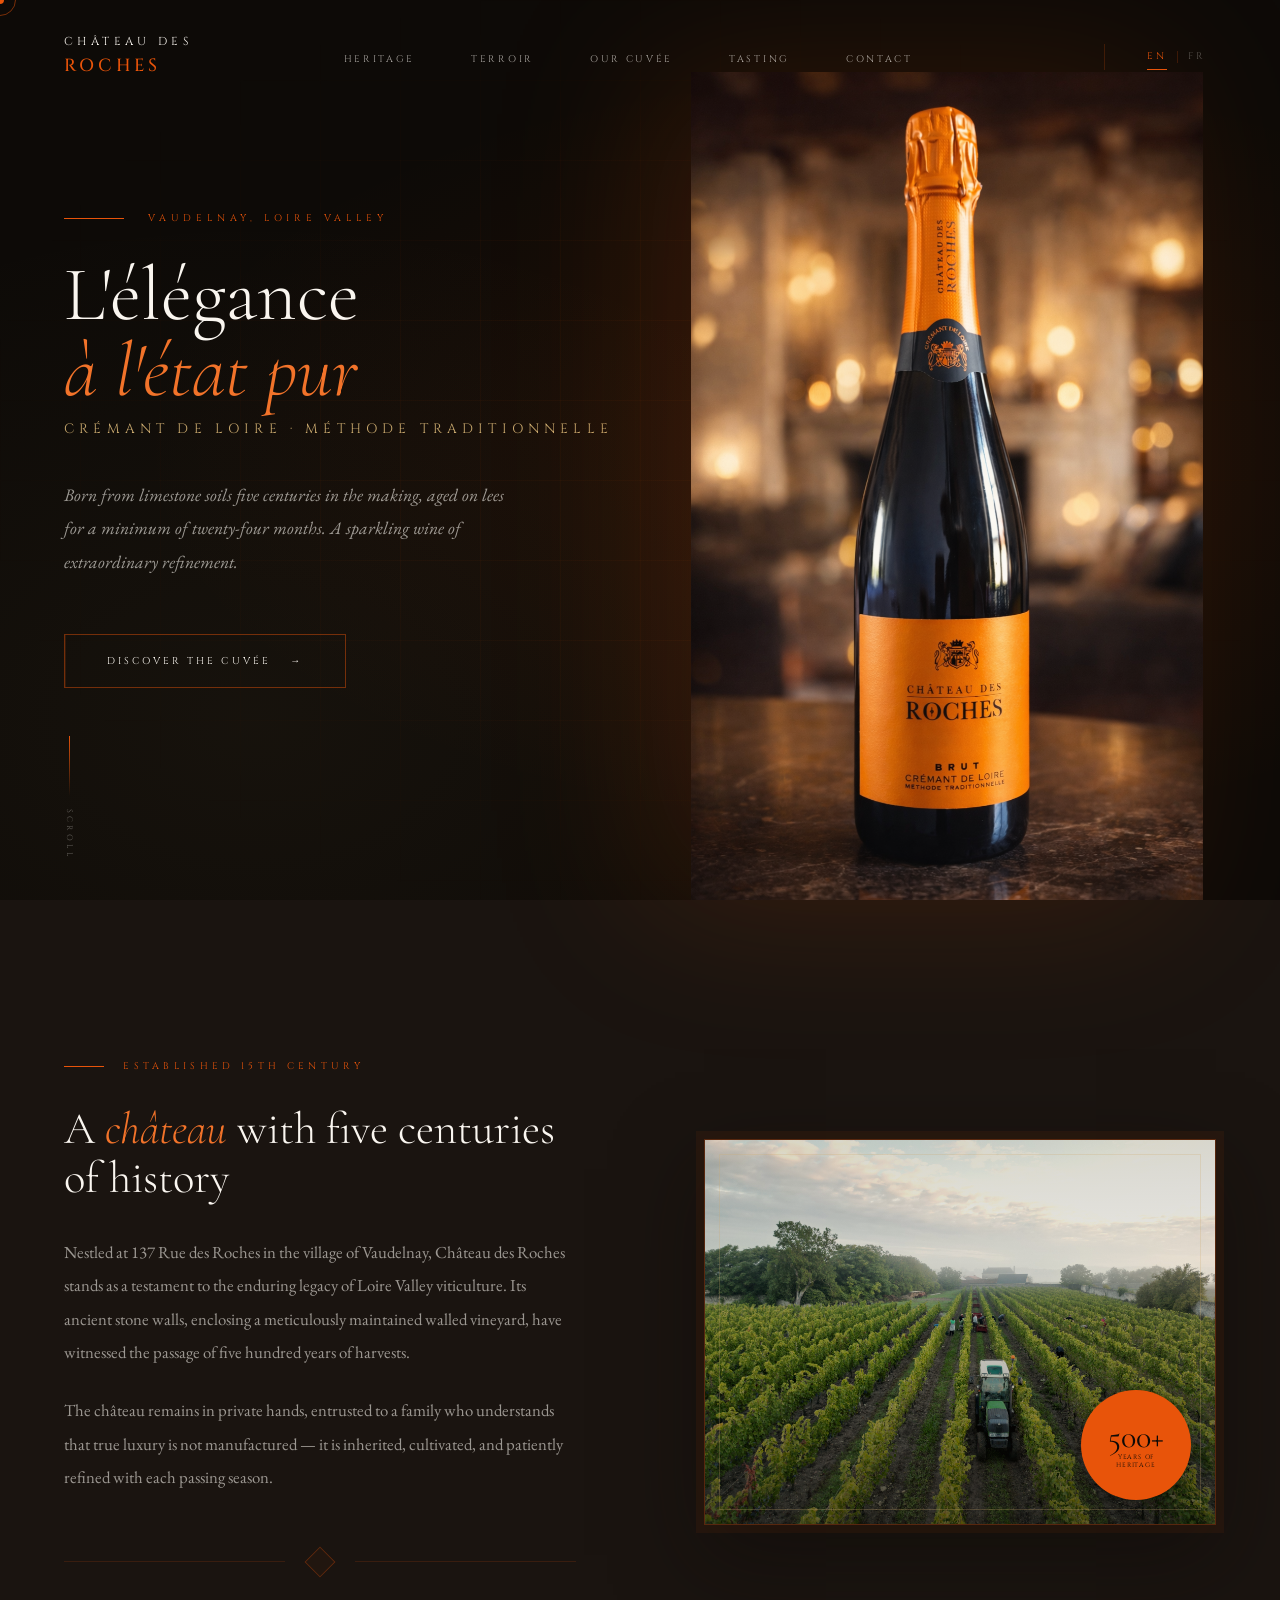
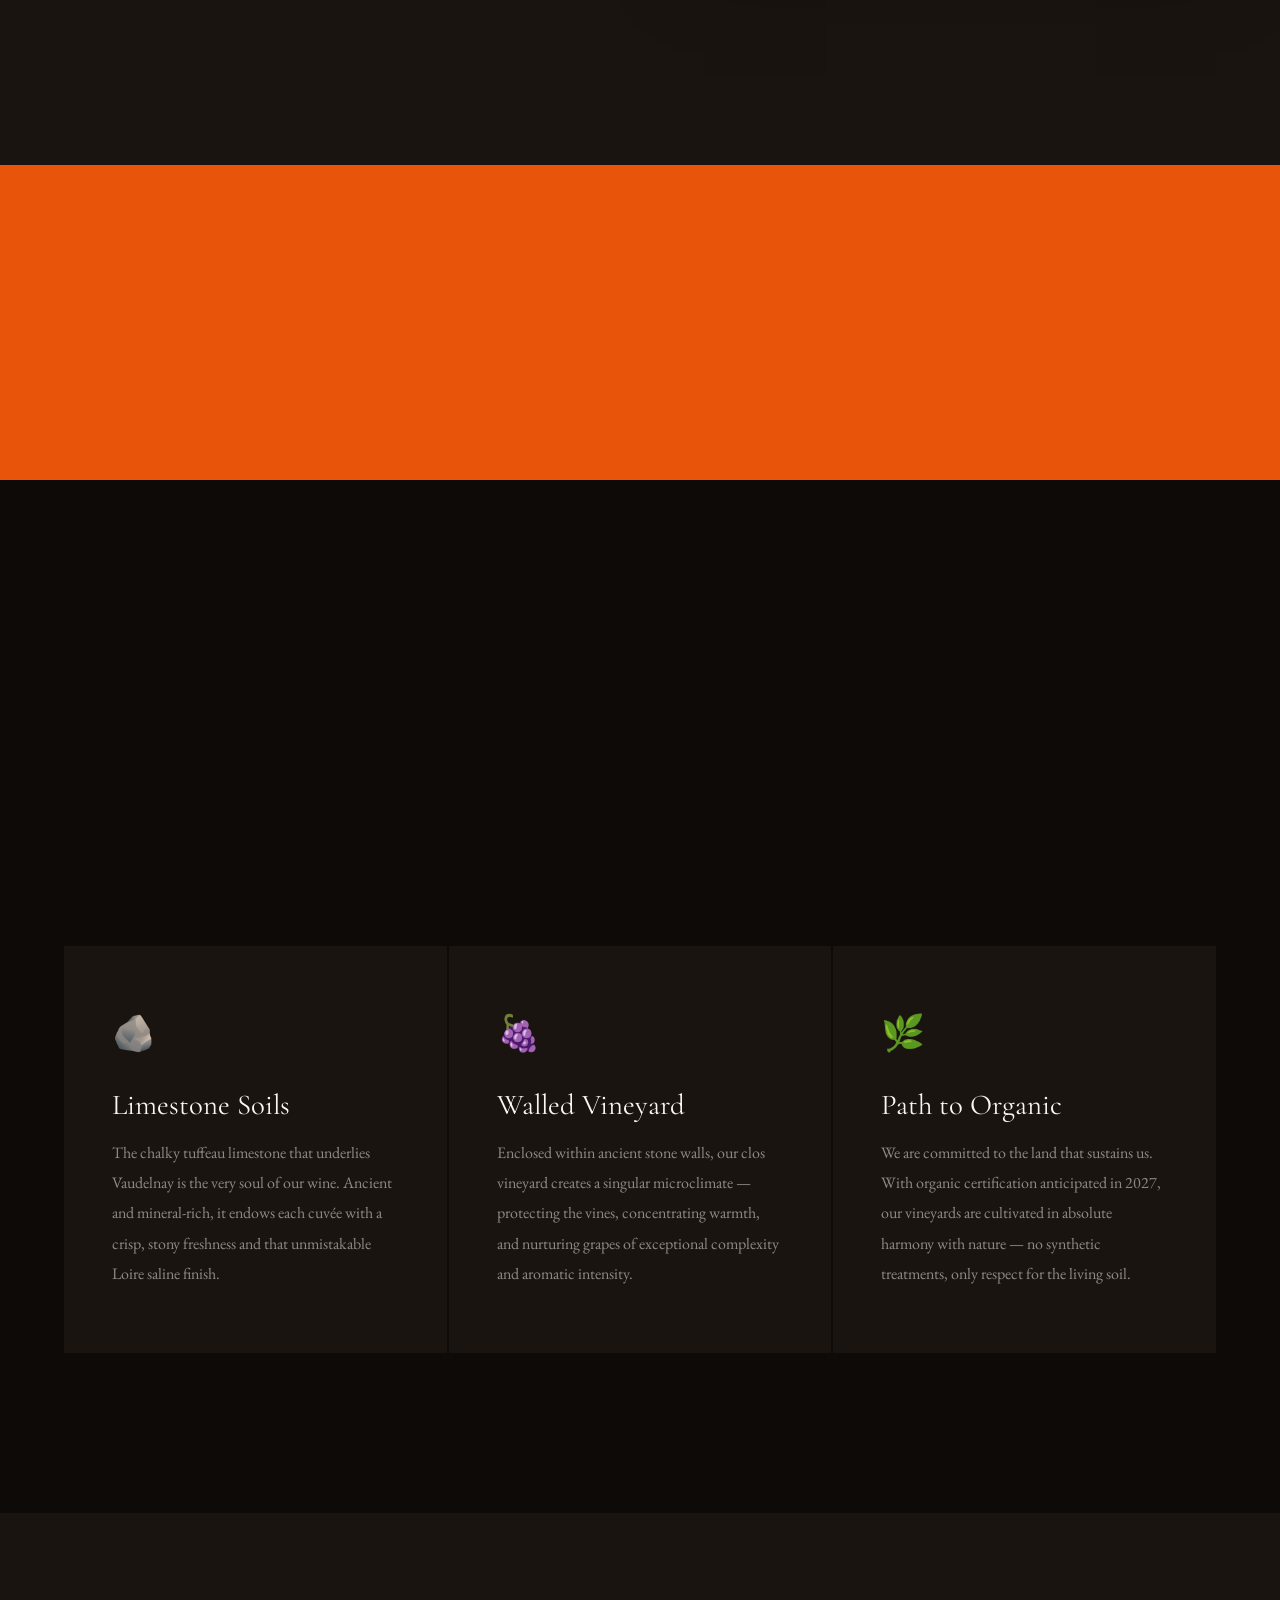
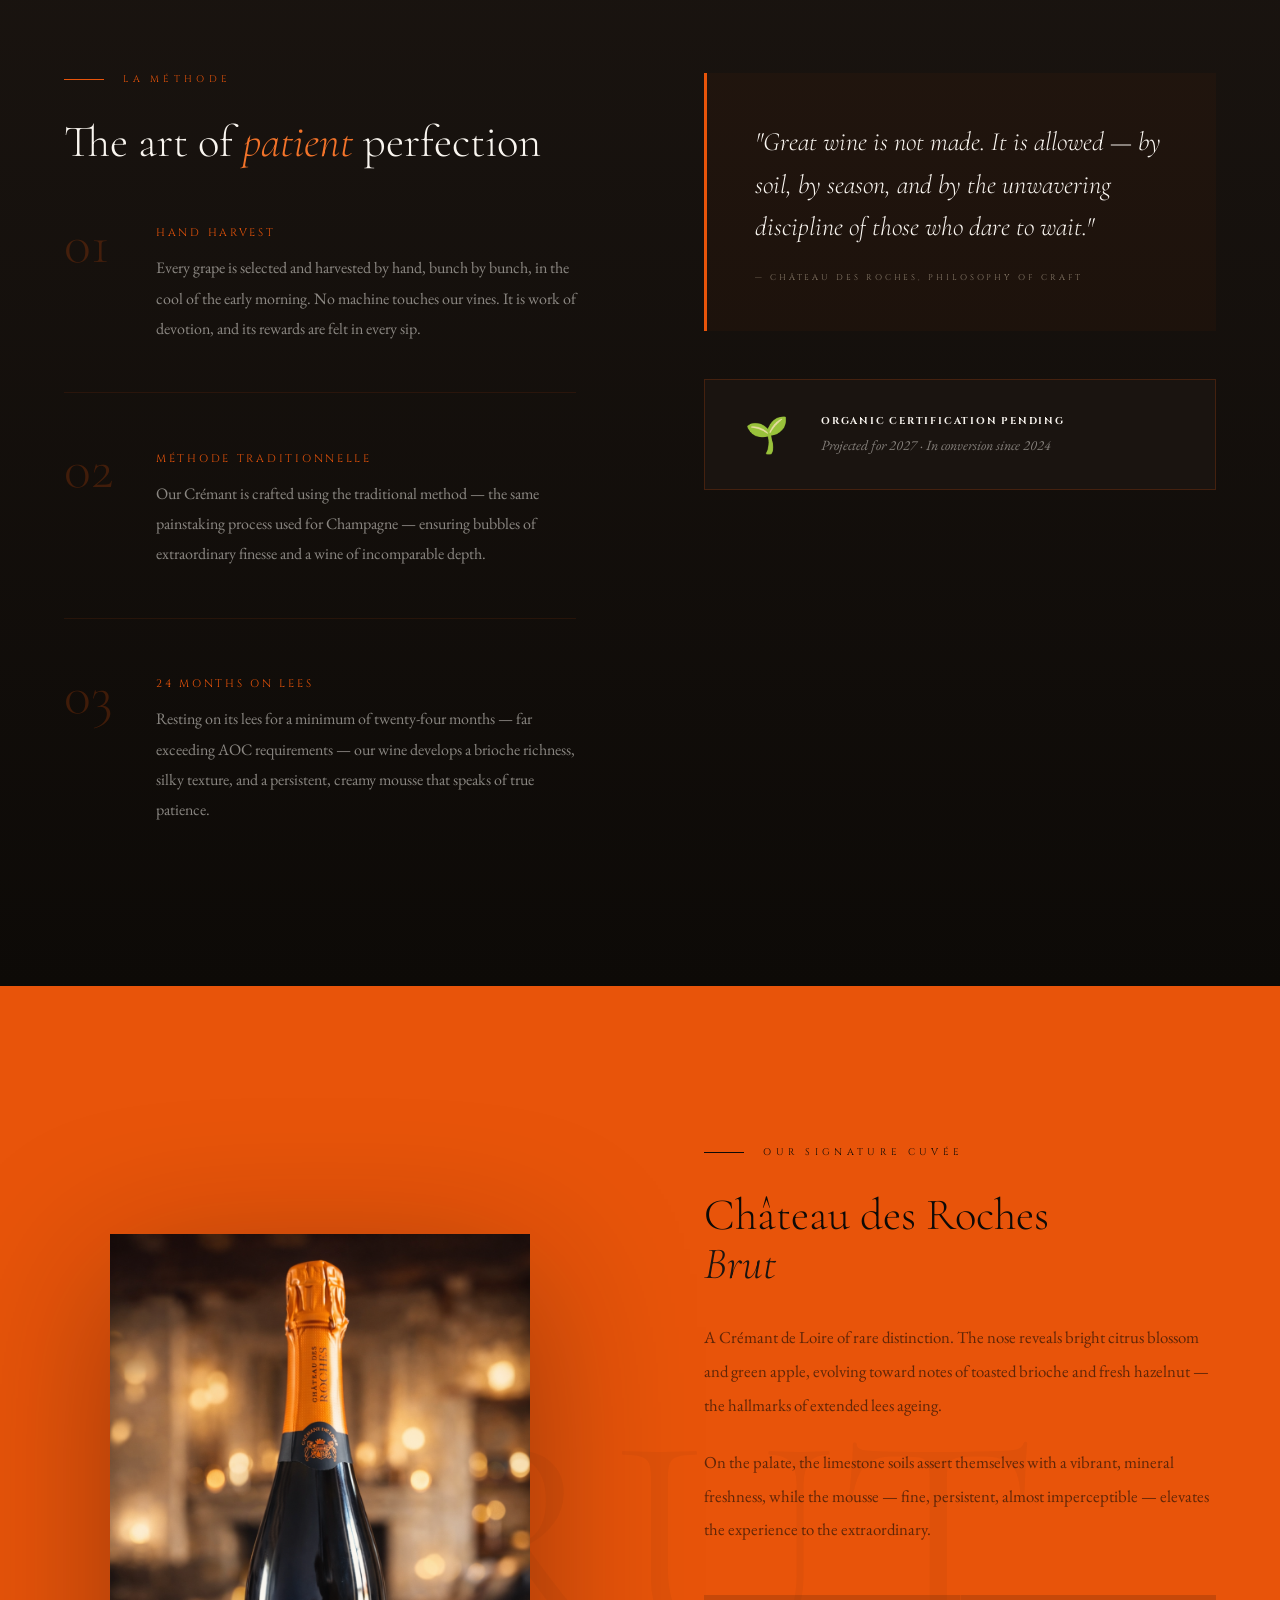
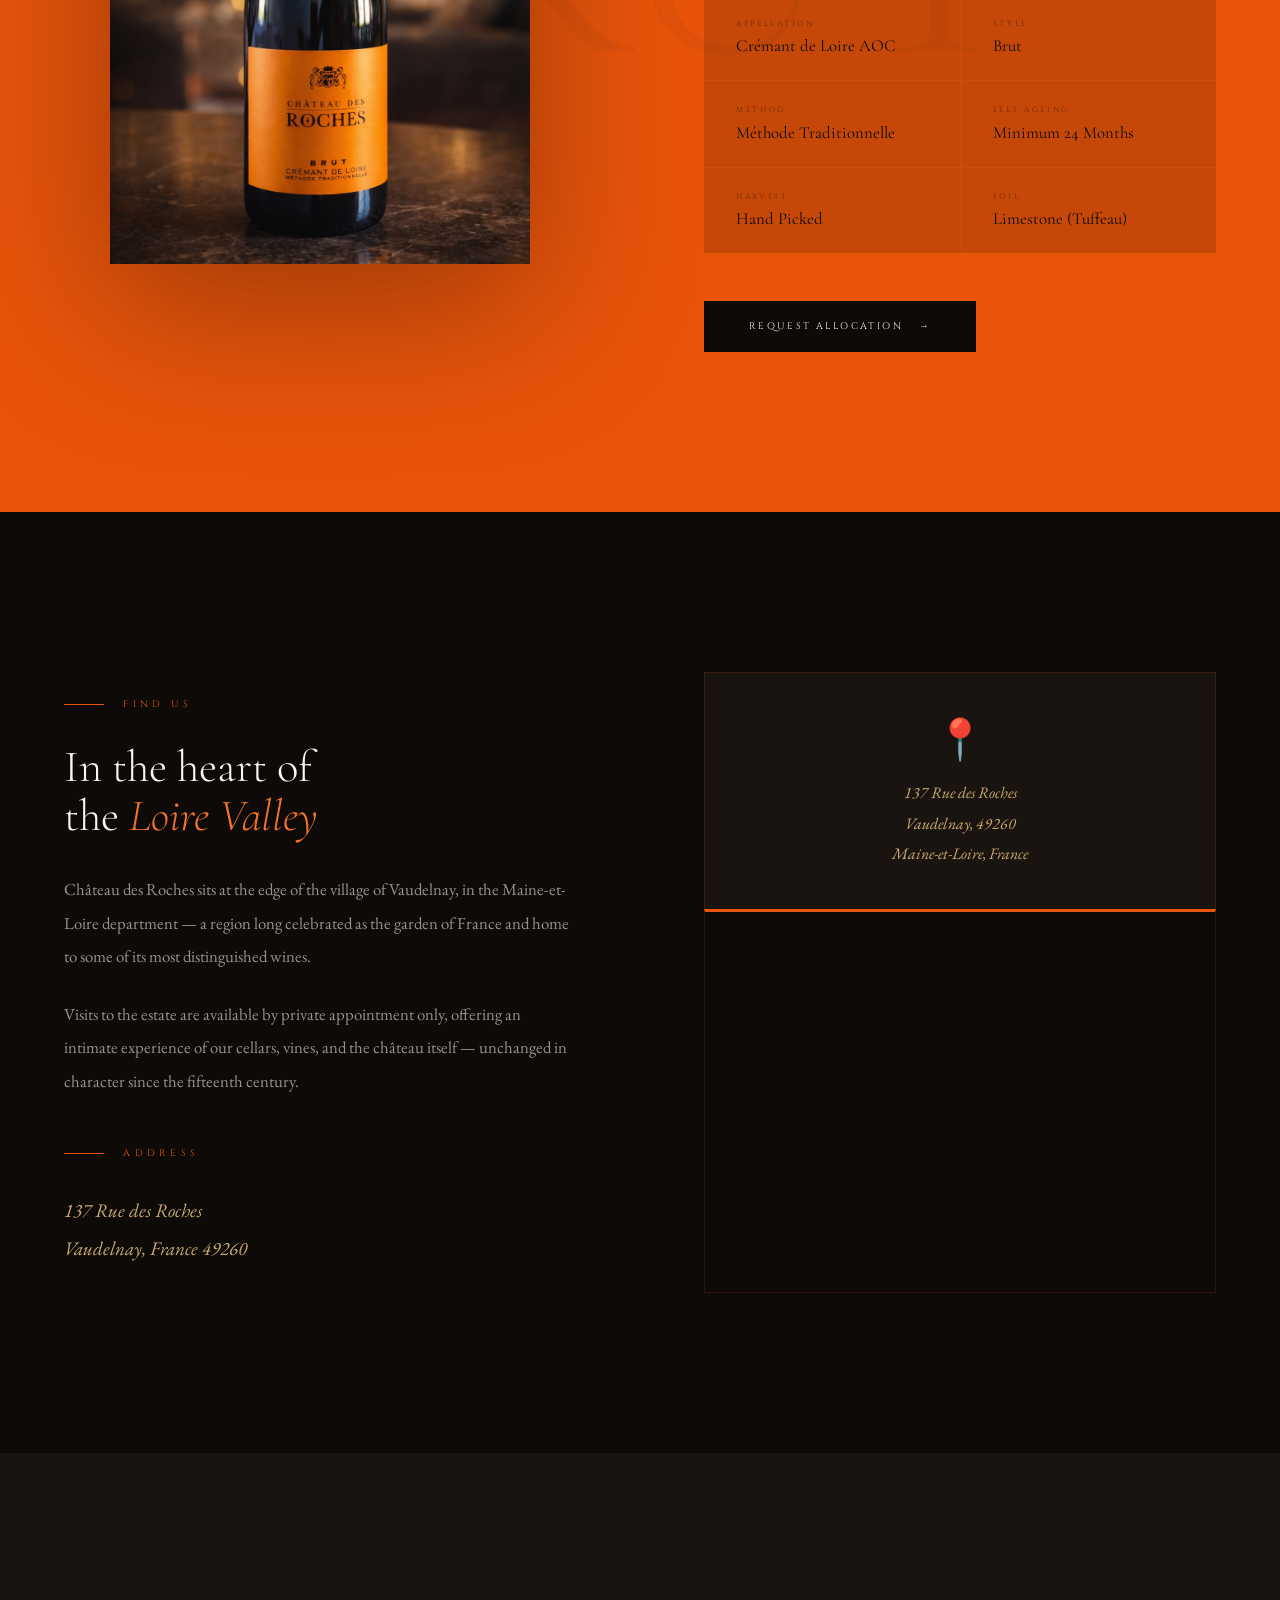
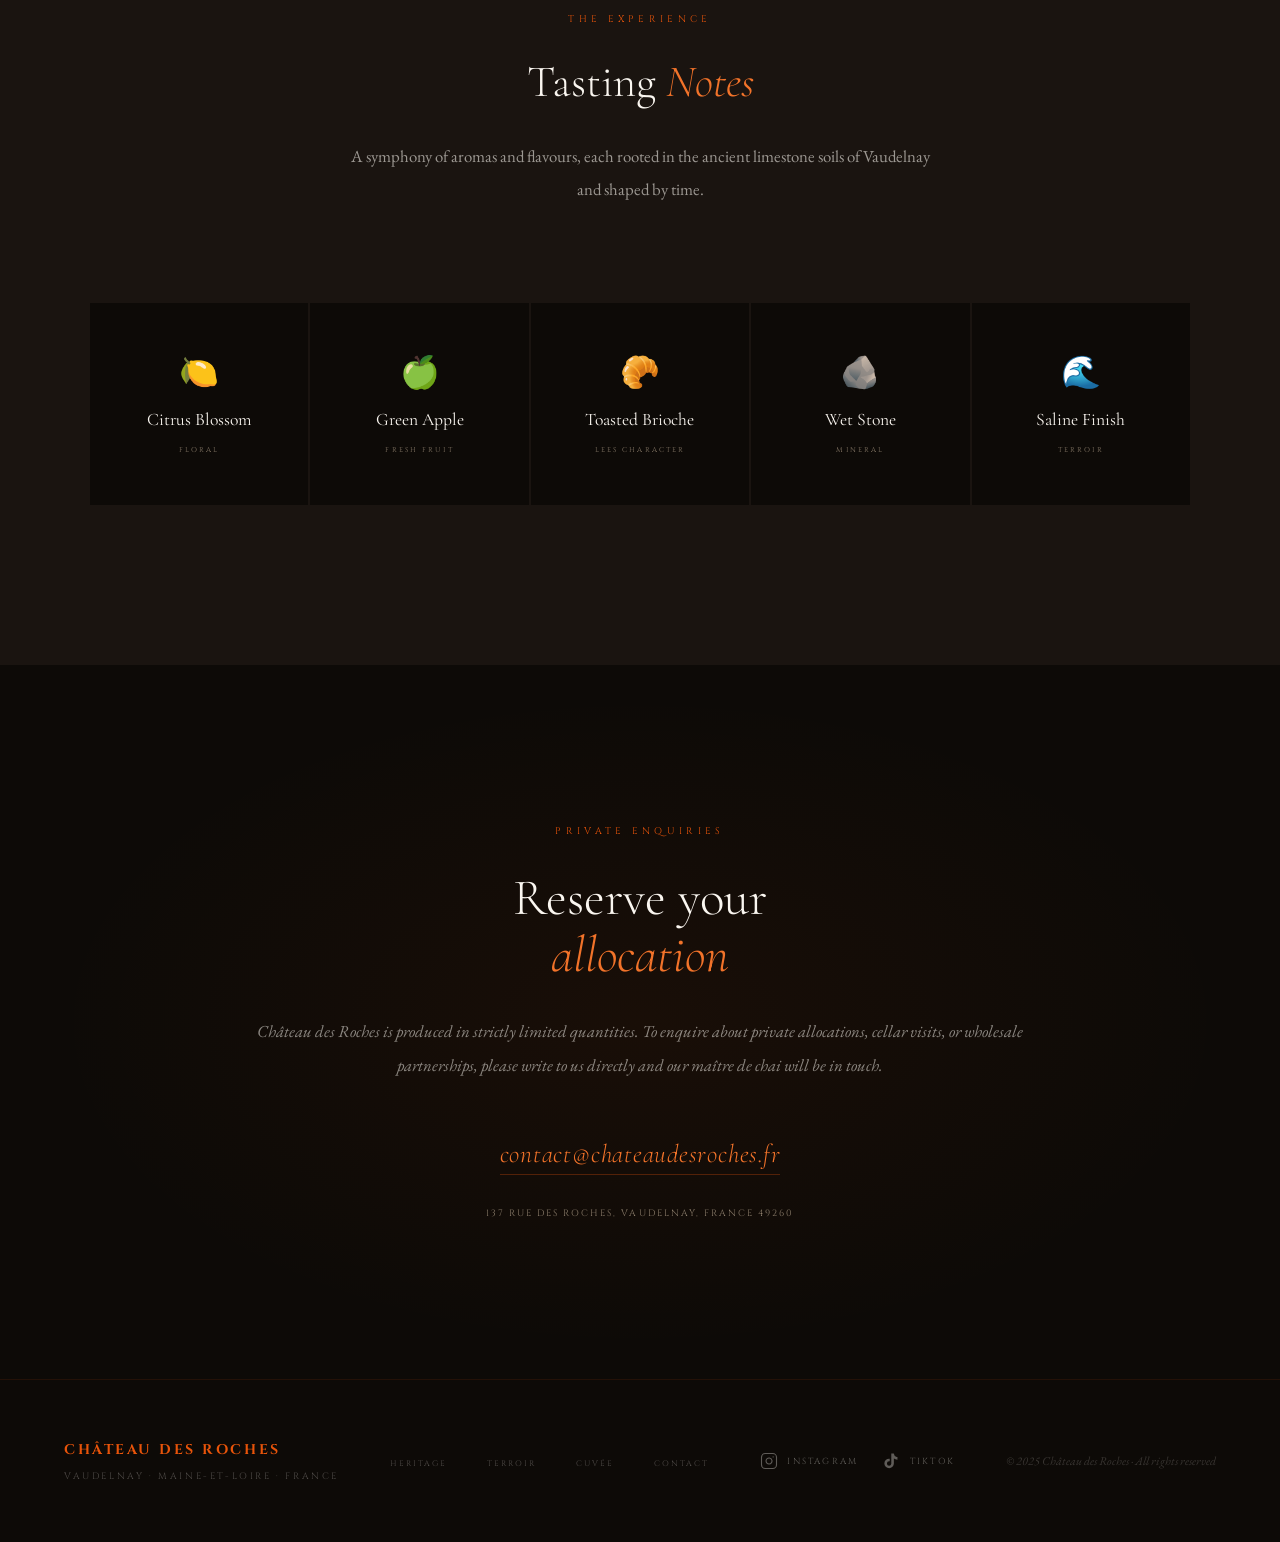
<file: index.html>
<!DOCTYPE html>
<html lang="en">
<head>
  <meta charset="UTF-8">
  <meta http-equiv="X-UA-Compatible" content="IE=edge">
  <!-- Auto-redirect to /en/ as default. Google will follow hreflang for French users. -->
  <meta http-equiv="refresh" content="0; url=/en/">
  <link rel="canonical" href="https://chateaudesroches.fr/en/">
  <meta property="og:image" content="https://chateaudesroches.fr/images/og_social.jpg">
  <meta property="og:image:alt" content="Harvest at Château des Roches — walled vineyard at Vaudelnay, Loire Valley">
  <meta property="og:image:type" content="image/jpeg">
  <meta property="og:image:width" content="1200">
  <meta property="og:image:height" content="630">
  <meta property="og:title" content="Château des Roches — Crémant de Loire Brut">
  <meta property="og:description" content="A 15th-century walled estate in Vaudelnay producing an exceptional Brut Crémant de Loire. Aged 24 months on limestone lees.">
  <meta property="og:site_name" content="Château des Roches">
  <meta property="og:type" content="website">
  <meta property="og:url" content="https://chateaudesroches.fr/">
  <meta name="twitter:card" content="summary_large_image">
  <meta name="twitter:image" content="https://chateaudesroches.fr/images/og_social.jpg">
  <meta name="twitter:title" content="Château des Roches — Crémant de Loire Brut">
  <meta name="twitter:description" content="A 15th-century walled estate in Vaudelnay producing an exceptional Brut Crémant de Loire. Aged 24 months on limestone lees.">
  <link rel="alternate" hreflang="en" href="https://chateaudesroches.fr/en/">
  <link rel="alternate" hreflang="fr" href="https://chateaudesroches.fr/fr/">
  <link rel="alternate" hreflang="x-default" href="https://chateaudesroches.fr/en/">
  <title>Château des Roches — Crémant de Loire</title>
  <script>
    // Respect browser language preference
    var lang = (navigator.language || navigator.userLanguage || 'en').toLowerCase();
    if (lang.indexOf('fr') === 0) {
      window.location.replace('/fr/');
    } else {
      window.location.replace('/en/');
    }
  </script>
  <!-- ═══ GOOGLE ANALYTICS ════════════════════════════════════ -->
  <script async src="https://www.googletagmanager.com/gtag/js?id=G-HRVBJQRHKJ"></script>
  <script>
    window.dataLayer = window.dataLayer || [];
    function gtag(){dataLayer.push(arguments);}
    gtag('js', new Date());
    gtag('config', 'G-HRVBJQRHKJ', {
      'anonymize_ip': true,
      'cookie_flags': 'SameSite=None;Secure'
    });
  </script>
</head>
<body>
  <p>Redirecting… / Redirection en cours…</p>
  <p><a href="/en/">English</a> | <a href="/fr/">Français</a></p>
</body>
</html>
</file>
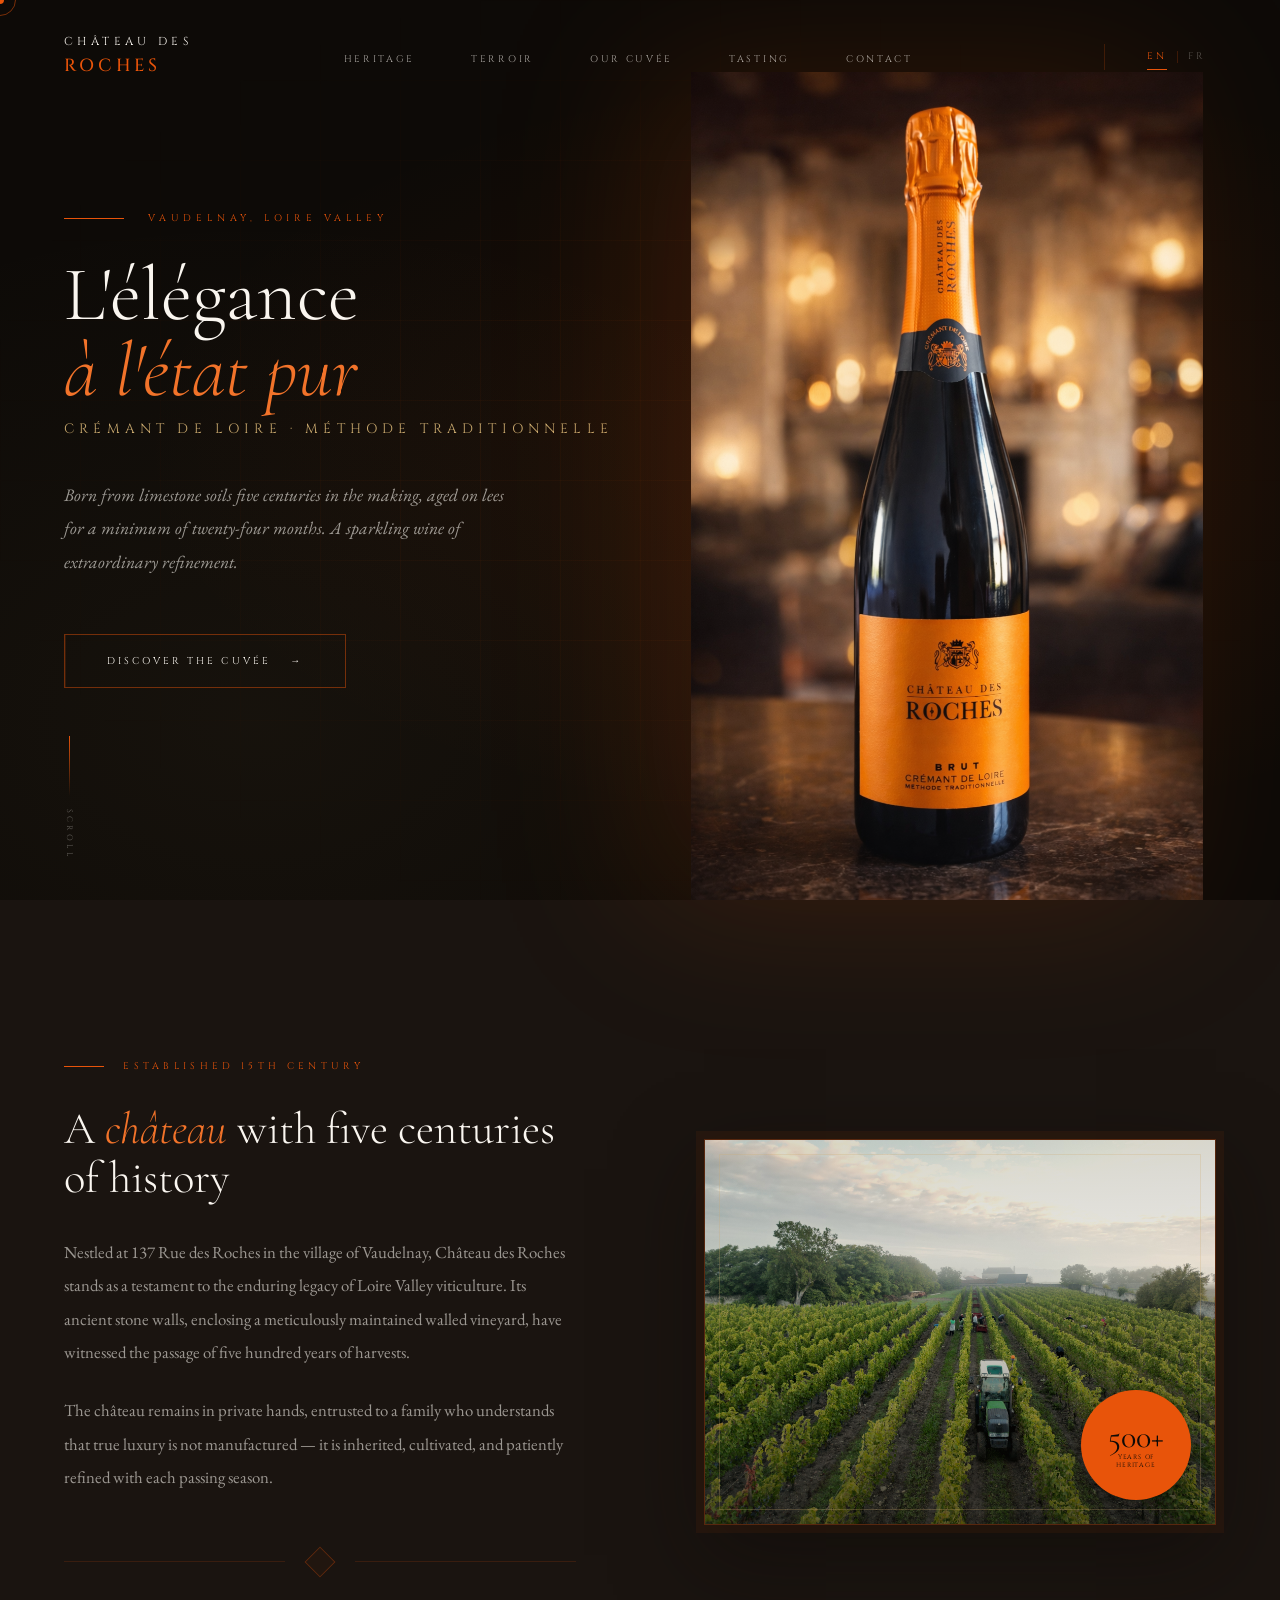
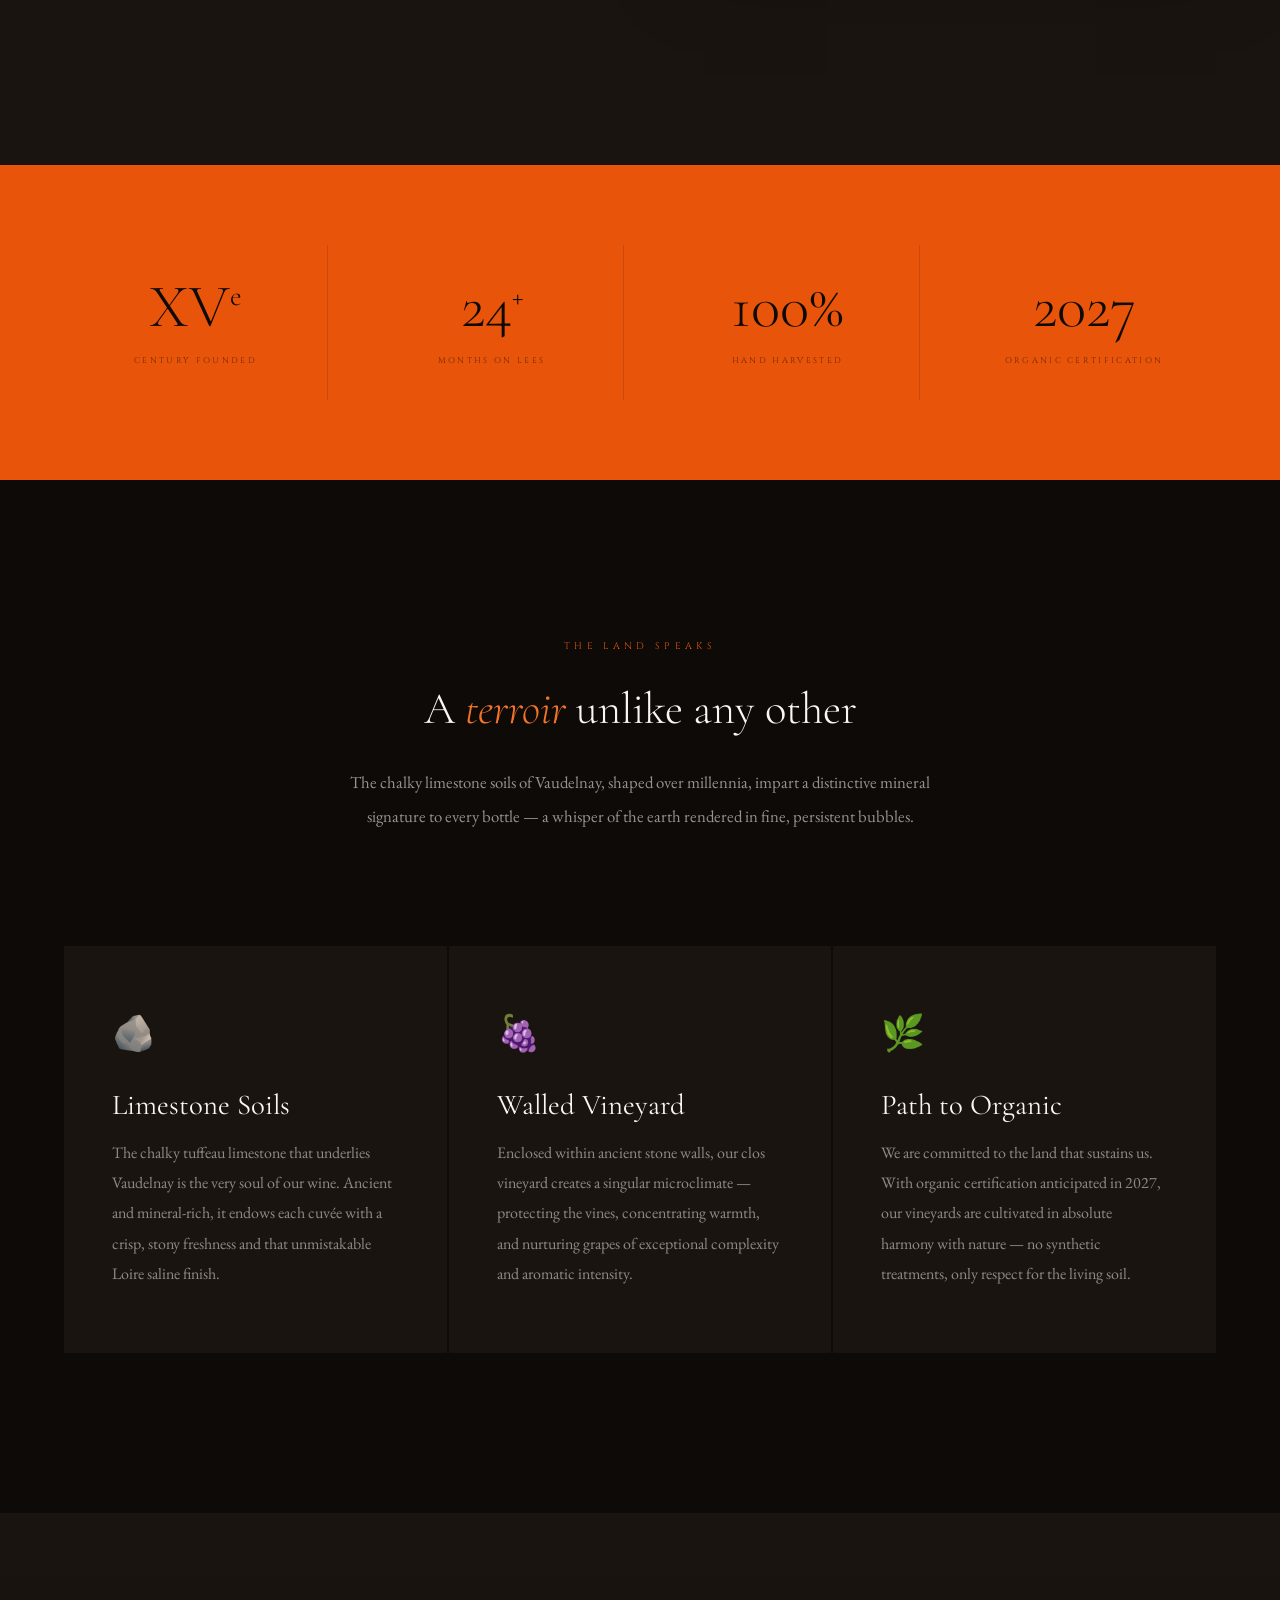
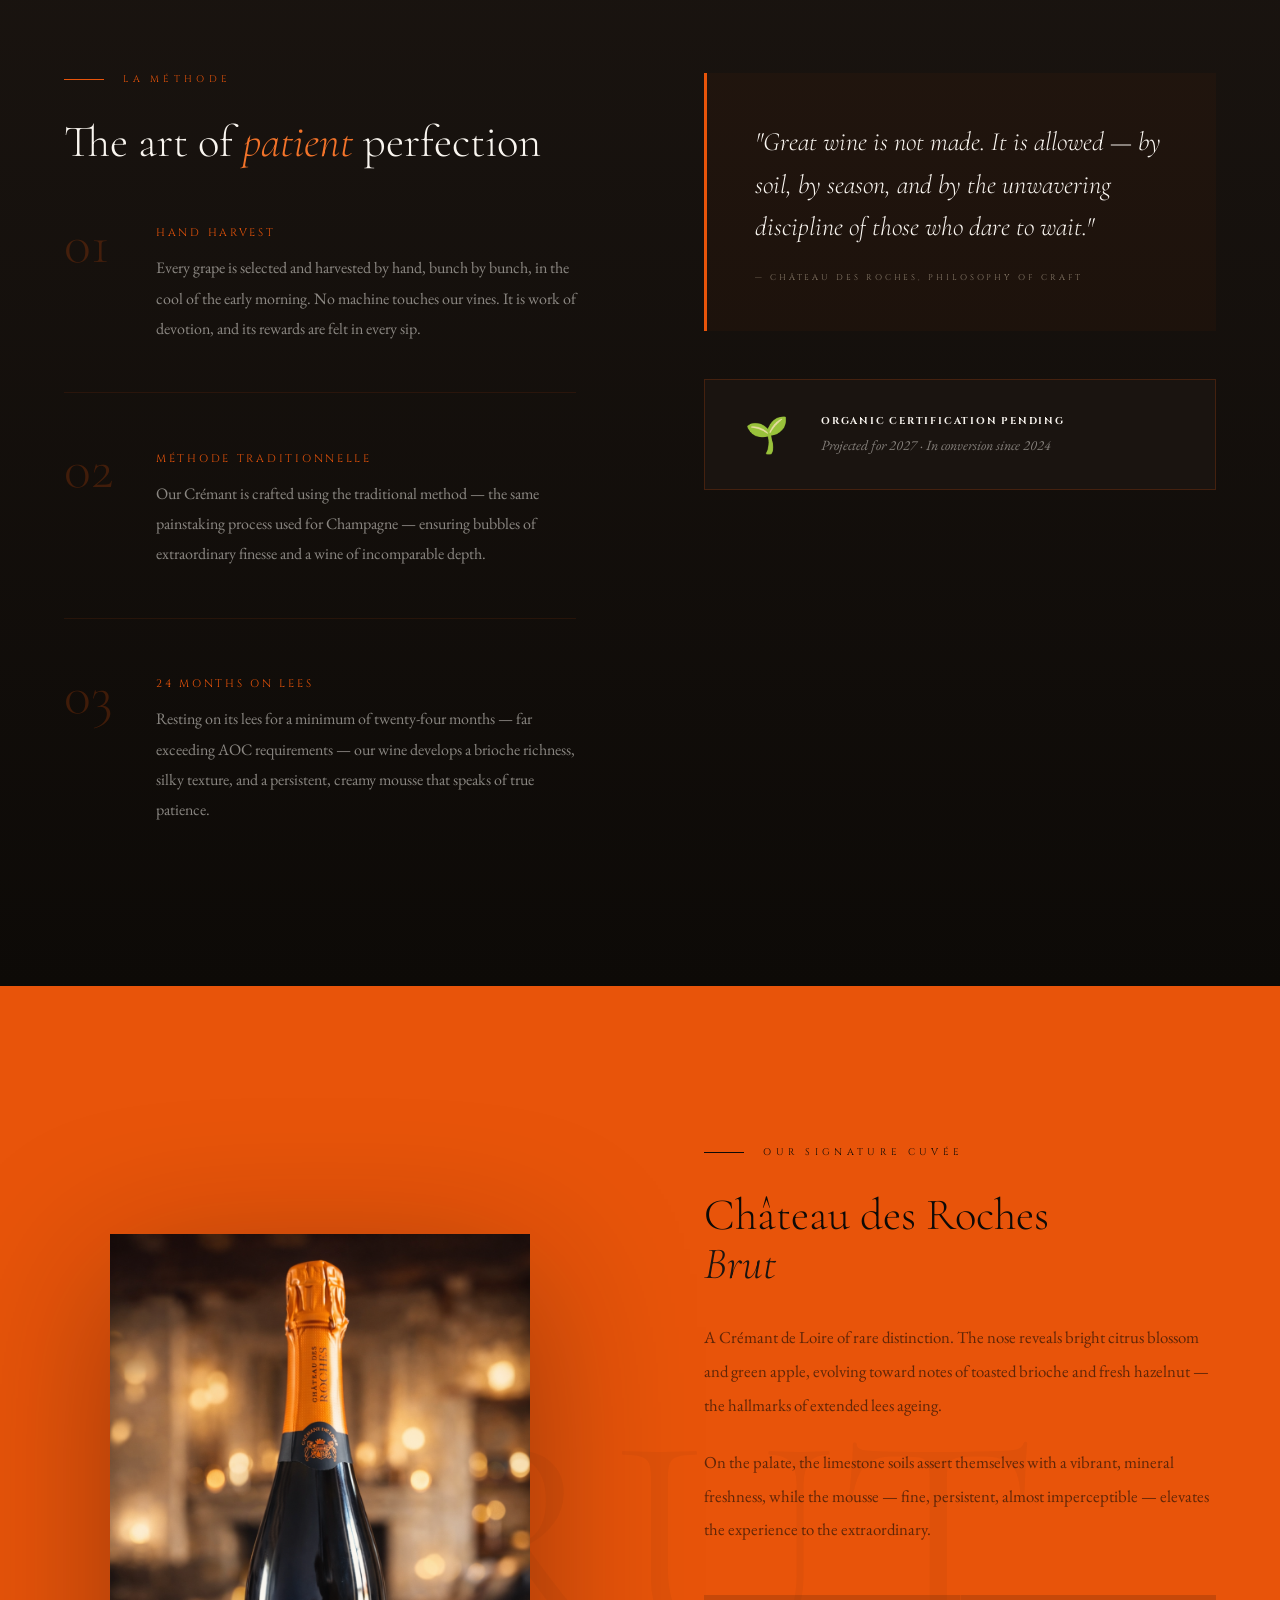
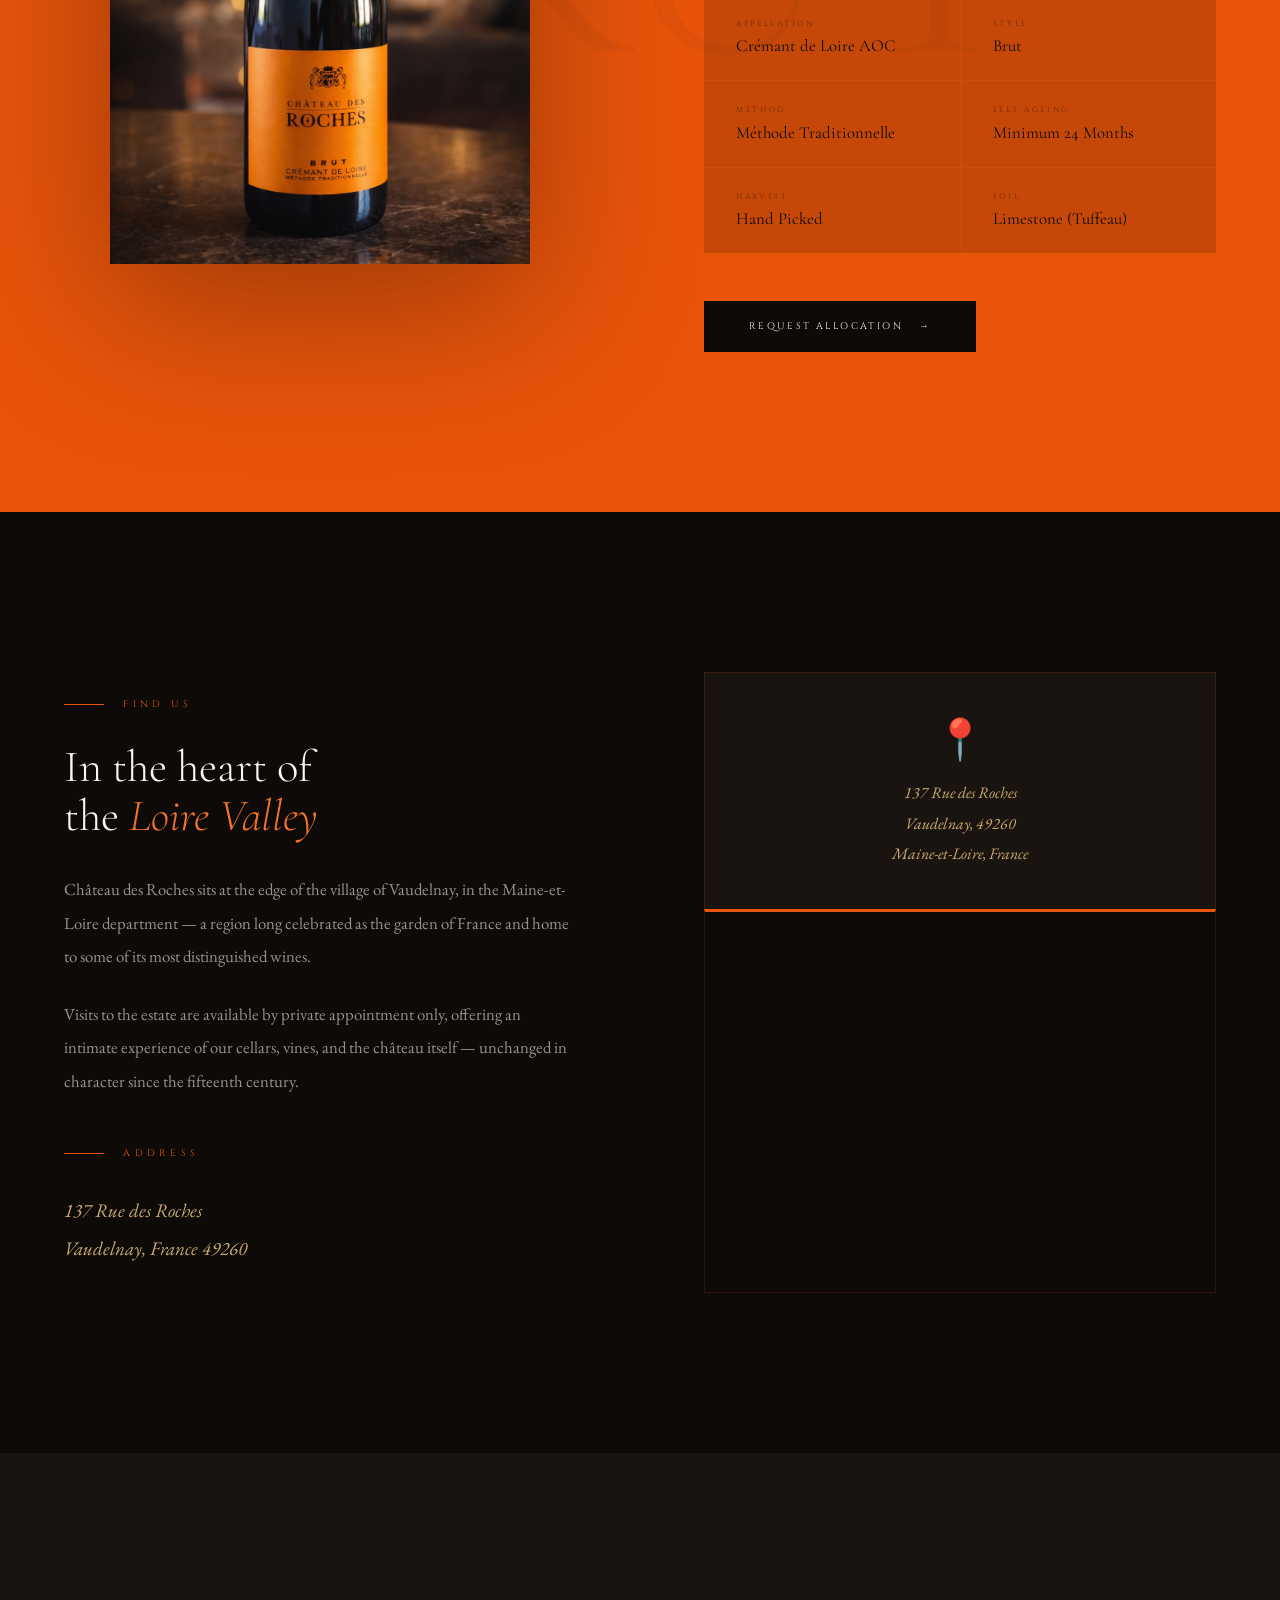
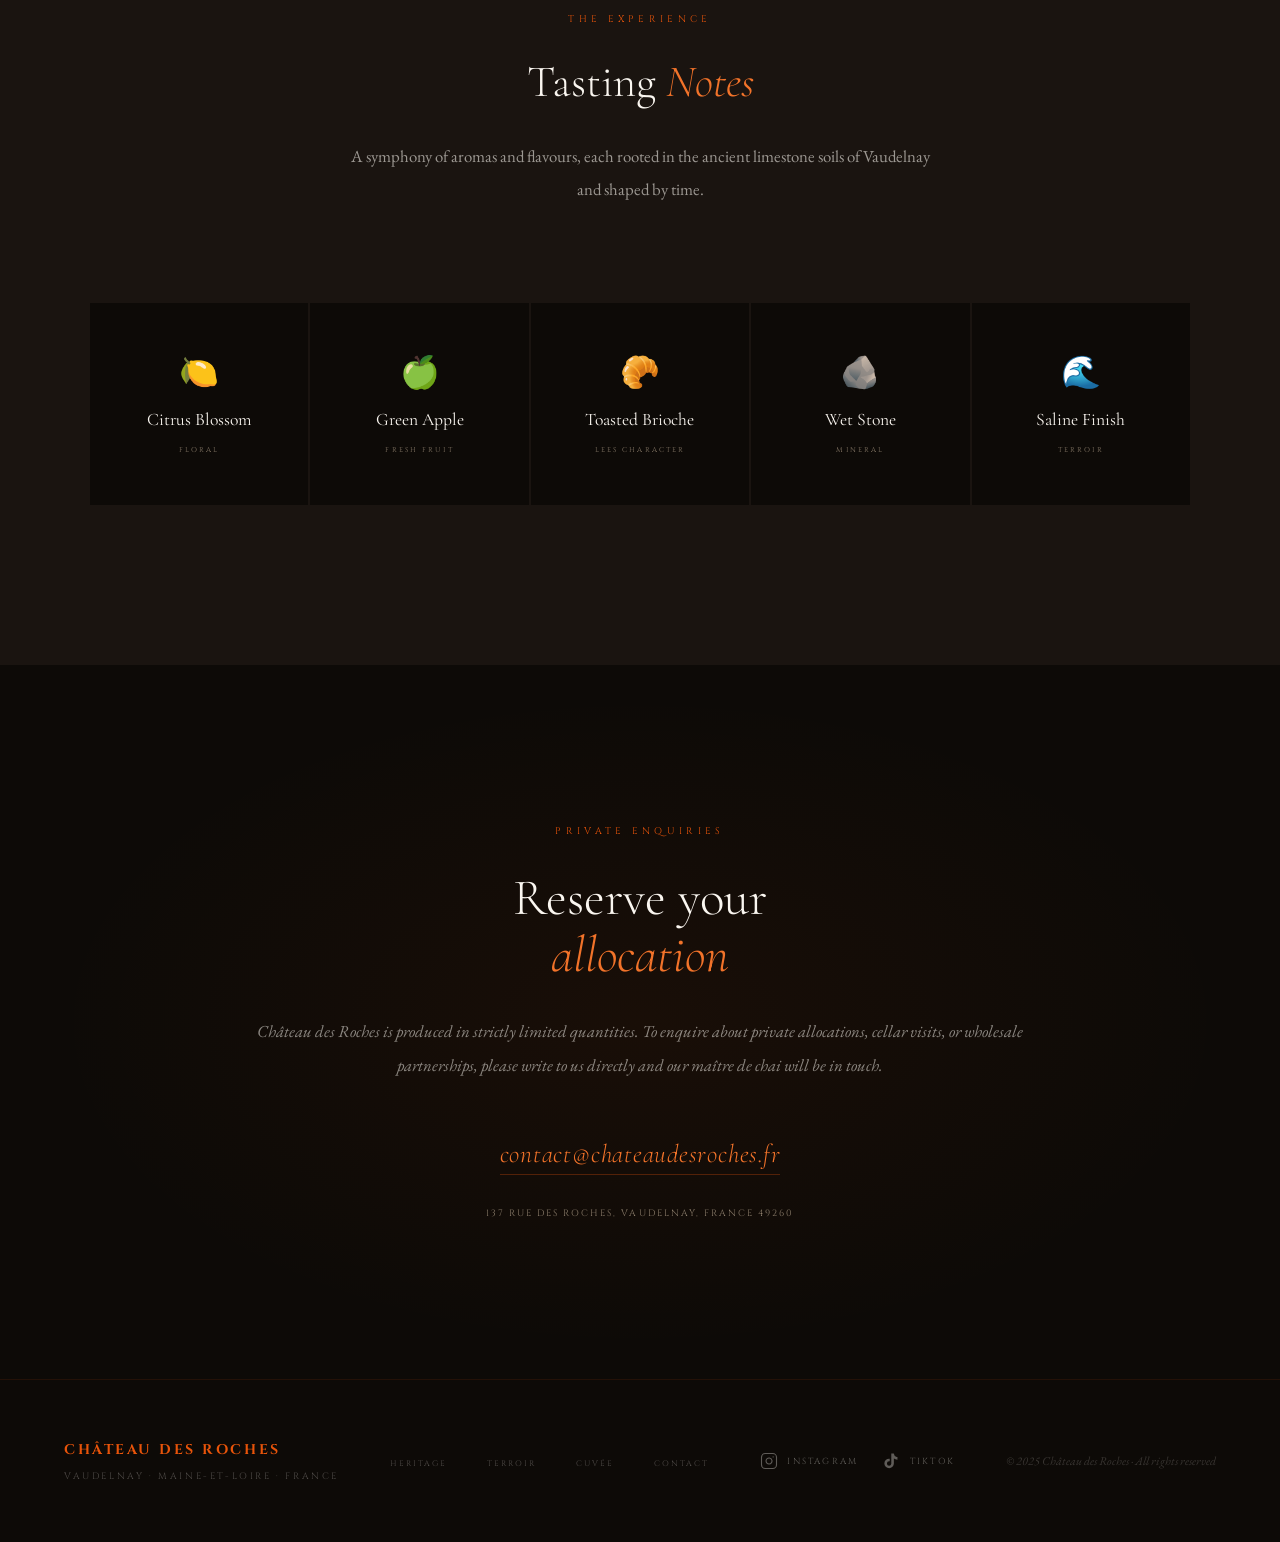
<file: en/index.html>
<!DOCTYPE html>
<html lang="en">
<head>
  <meta charset="UTF-8">
  <meta http-equiv="X-UA-Compatible" content="IE=edge">
  <meta name="viewport" content="width=device-width, initial-scale=1.0, minimum-scale=1.0">
  <meta name="theme-color" content="#0D0A07">
  <meta name="apple-mobile-web-app-capable" content="yes">
  <meta name="apple-mobile-web-app-status-bar-style" content="black-translucent">

  <!-- ═══ PRIMARY SEO ═══════════════════════════════════════════ -->
  <title>Château des Roches — Crémant de Loire Brut | Vaudelnay, France</title>
  <meta name="description" content="Château des Roches — Crémant de Loire Brut, Vaudelnay. 15th-century walled estate, méthode traditionnelle, aged 24 months on limestone lees. Private allocations available.">
  <meta name="keywords" content="Château des Roches, Chateau des Roches, Crémant de Loire, Cremant de Loire, vin effervescent Loire, sparkling wine Loire Valley, Vaudelnay, méthode traditionnelle, vin biologique Loire, organic wine Loire, Brut Crémant, Maine-et-Loire wine">
  <meta name="robots" content="index, follow, max-snippet:-1, max-image-preview:large, max-video-preview:-1">
  <meta name="language" content="English">
  <meta name="author" content="Château des Roches">
  <meta name="geo.region" content="FR-PDL">
  <meta name="geo.placename" content="Vaudelnay, Maine-et-Loire, France">
  <meta name="geo.position" content="47.1589;-0.1412">
  <meta name="ICBM" content="47.1589, -0.1412">

  <!-- ═══ CANONICAL & HREFLANG ══════════════════════════════════ -->
  <link rel="canonical" href="https://chateaudesroches.fr/en/">
  <link rel="alternate" hreflang="en" href="https://chateaudesroches.fr/en/">
  <link rel="alternate" hreflang="fr" href="https://chateaudesroches.fr/fr/">
  <link rel="alternate" hreflang="x-default" href="https://chateaudesroches.fr/en/">

  <!-- ═══ OPEN GRAPH ════════════════════════════════════════════ -->
  <meta property="og:type" content="website">
  <meta property="og:site_name" content="Château des Roches">
  <meta property="og:title" content="Château des Roches — Crémant de Loire Brut">
  <meta property="og:description" content="A 15th-century walled estate in Vaudelnay producing an exceptional Brut Crémant de Loire. Aged 24 months on limestone lees. Private allocations available.">
  <meta property="og:url" content="https://chateaudesroches.fr/en/">
  <meta property="og:image" content="https://chateaudesroches.fr/images/og_social.jpg">
  <meta property="og:image:alt" content="Harvest at Château des Roches — walled vineyard at Vaudelnay, Loire Valley">
  <meta property="og:image:type" content="image/jpeg">
  <meta property="og:image:width" content="1200">
  <meta property="og:image:height" content="630">
  <meta property="og:locale" content="en_GB">
  <meta property="og:locale:alternate" content="fr_FR">

  <!-- ═══ TWITTER CARD ══════════════════════════════════════════ -->
  <meta name="twitter:card" content="summary_large_image">
  <meta name="twitter:title" content="Château des Roches — Crémant de Loire Brut">
  <meta name="twitter:description" content="A 15th-century walled estate in Vaudelnay producing an exceptional Brut Crémant de Loire. Aged 24 months on limestone lees. Private allocations available.">
  <meta name="twitter:image" content="https://chateaudesroches.fr/images/og_social.jpg">

  <!-- ═══ JSON-LD ════════════════════════════════════════════════ -->
  <script type="application/ld+json">
  {
    "@context": "https://schema.org",
    "@graph": [
      {
        "@type": "Winery",
        "@id": "https://chateaudesroches.fr/#winery",
        "name": "Château des Roches",
        "alternateName": ["Chateau des Roches", "Château des Roches Vaudelnay"],
        "description": "A 15th-century privately owned walled estate in Vaudelnay, Loire Valley, producing exquisite Brut Crémant de Loire by méthode traditionnelle from limestone soils, aged a minimum of 24 months on lees.",
        "url": "https://chateaudesroches.fr",
        "logo": "https://chateaudesroches.fr/images/Chateau_des_Roches_Bottle.PNG",
        "image": ["https://chateaudesroches.fr/images/Chateau_des_Roches_Bottle.PNG","https://chateaudesroches.fr/images/Vendanges_Drone.JPG"],
        "foundingDate": "1400",
        "address": {"@type": "PostalAddress","streetAddress": "137 Rue des Roches","addressLocality": "Vaudelnay","postalCode": "49260","addressCountry": "FR","addressRegion": "Pays de la Loire"},
        "geo": {"@type": "GeoCoordinates","latitude": 47.1589,"longitude": -0.1412},
        "email": "contact@chateaudesroches.fr",
        "sameAs": ["https://www.instagram.com/chateaudesroches","https://www.tiktok.com/@chateaudesroches"],
        "hasMap": "https://maps.google.com/maps?q=137+Rue+des+Roches,+Vaudelnay,+49260,+France"
      },
      {"@type": "WebSite","@id": "https://chateaudesroches.fr/#website","url": "https://chateaudesroches.fr","name": "Château des Roches","inLanguage": ["en","fr"],"publisher": {"@id": "https://chateaudesroches.fr/#winery"}}
    ]
  }
  </script>

  <!-- ═══ STYLESHEETS ════════════════════════════════════════════ -->
  <link rel="stylesheet" href="../css/style.css">
  <link rel="stylesheet" href="../css/animations.css">
  <link rel="preconnect" href="https://fonts.googleapis.com">
  <link rel="dns-prefetch" href="https://fonts.googleapis.com">
  <link href="https://fonts.googleapis.com/css2?family=Cormorant+Garamond:ital,wght@0,300;0,400;0,500;1,300;1,400&family=Cinzel:wght@300;400;500&family=EB+Garamond:ital,wght@0,400;0,500;1,400&display=swap" rel="stylesheet">
  <!-- ═══ GOOGLE ANALYTICS ════════════════════════════════════ -->
  <script async src="https://www.googletagmanager.com/gtag/js?id=G-HRVBJQRHKJ"></script>
  <script>
    window.dataLayer = window.dataLayer || [];
    function gtag(){dataLayer.push(arguments);}
    gtag('js', new Date());
    gtag('config', 'G-HRVBJQRHKJ', {
      'anonymize_ip': true,
      'cookie_flags': 'SameSite=None;Secure'
    });
  </script>
</head>
<body>

  <div class="cursor" id="cursor"></div>
  <div class="cursor-ring" id="cursorRing"></div>

  <!-- NAVIGATION -->
  <nav id="nav">
    <a href="/" class="nav-logo">
      Château des
      <span>Roches</span>
    </a>
    <button class="nav-toggle" id="navToggle" aria-label="Toggle menu">
      <span></span><span></span><span></span>
    </button>
    <ul class="nav-links" id="navLinks">
      <li><a href="#heritage">Heritage</a></li>
      <li><a href="#terroir">Terroir</a></li>
      <li><a href="#cuvee">Our Cuvée</a></li>
      <li><a href="#tasting">Tasting</a></li>
      <li><a href="#contact">Contact</a></li>
    </ul>
    <div class="lang-switcher">
      <a class="lang-btn active" href="/en/" aria-label="English">EN</a>
      <span class="lang-divider"></span>
      <a class="lang-btn" href="/fr/" aria-label="Français">FR</a>
    </div>
  </nav>

  <!-- HERO -->
  <section class="hero" id="home">
    <div class="hero-bg"></div>
    <div class="hero-lines"></div>
    <div class="hero-content">
      <p class="hero-eyebrow">Vaudelnay, Loire Valley</p>
      <h1 class="hero-title">
        L'élégance<br>
        <em>à l'état pur</em>
      </h1>
      <p class="hero-subtitle">Crémant de Loire · Méthode Traditionnelle</p>
      <p class="hero-desc">
        Born from limestone soils five centuries in the making, aged on lees for a minimum of twenty-four months. A sparkling wine of extraordinary refinement.
      </p>
      <a href="#cuvee" class="hero-cta">
        <span>Discover the Cuvée</span>
        <span class="hero-cta-arrow">→</span>
      </a>
    </div>

    <div class="scroll-indicator">
      <div class="scroll-line"></div>
      <span>Scroll</span>
    </div>
  </section>

  <!-- BOTTLE — flows below hero on mobile, pulled into hero on desktop via CSS -->
  <div class="hero-bottle-wrap">
    <img src="../images/Chateau_des_Roches_Bottle.PNG" alt="Château des Roches Brut Crémant de Loire">
  </div>

  <!-- HERITAGE -->
  <section class="heritage" id="heritage">
    <div class="heritage-grid">
      <div class="reveal">
        <p class="section-label">Established 15th Century</p>
        <h2 class="section-title">A <em>château</em> with five centuries of history</h2>
        <p class="section-body">
          Nestled at 137 Rue des Roches in the village of Vaudelnay, Château des Roches stands as a testament to the enduring legacy of Loire Valley viticulture. Its ancient stone walls, enclosing a meticulously maintained walled vineyard, have witnessed the passage of five hundred years of harvests.
        </p>
        <p class="section-body">
          The château remains in private hands, entrusted to a family who understands that true luxury is not manufactured — it is inherited, cultivated, and patiently refined with each passing season.
        </p>
        <div class="divider">
          <div class="divider-line"></div>
          <div class="divider-icon"></div>
          <div class="divider-line"></div>
        </div>
      </div>
      <div class="heritage-visual reveal reveal-delay-2">
        <div class="heritage-frame">
          <img src="../images/Vendanges_Drone.JPG" alt="Harvest at Château des Roches — hand-picked vendanges at dawn" class="heritage-img">
          <div class="heritage-frame-overlay"></div>
          <div class="heritage-badge">
            <strong>500+</strong>
            <span>Years of Heritage</span>
          </div>
        </div>
      </div>
    </div>
  </section>

  <!-- STATS -->
  <div class="stats">
    <div class="stats-inner">
      <div class="stat-item reveal">
        <span class="stat-number">XV<sup>e</sup></span>
        <span class="stat-label">Century Founded</span>
      </div>
      <div class="stat-item reveal reveal-delay-1">
        <span class="stat-number">24<sup>+</sup></span>
        <span class="stat-label">Months on Lees</span>
      </div>
      <div class="stat-item reveal reveal-delay-2">
        <span class="stat-number">100%</span>
        <span class="stat-label">Hand Harvested</span>
      </div>
      <div class="stat-item reveal reveal-delay-3">
        <span class="stat-number">2027</span>
        <span class="stat-label">Organic Certification</span>
      </div>
    </div>
  </div>

  <!-- TERROIR -->
  <section class="terroir" id="terroir">
    <div class="terroir-inner">
      <div class="terroir-header reveal">
        <p class="section-label section-label--center">The Land Speaks</p>
        <h2 class="section-title">A <em>terroir</em> unlike any other</h2>
        <p class="section-body section-body--center">
          The chalky limestone soils of Vaudelnay, shaped over millennia, impart a distinctive mineral signature to every bottle — a whisper of the earth rendered in fine, persistent bubbles.
        </p>
      </div>
      <div class="terroir-cards">
        <div class="terroir-card reveal">
          <span class="terroir-icon">🪨</span>
          <h3 class="terroir-card-title">Limestone Soils</h3>
          <p class="terroir-card-body">
            The chalky tuffeau limestone that underlies Vaudelnay is the very soul of our wine. Ancient and mineral-rich, it endows each cuvée with a crisp, stony freshness and that unmistakable Loire saline finish.
          </p>
        </div>
        <div class="terroir-card reveal reveal-delay-1">
          <span class="terroir-icon">🍇</span>
          <h3 class="terroir-card-title">Walled Vineyard</h3>
          <p class="terroir-card-body">
            Enclosed within ancient stone walls, our clos vineyard creates a singular microclimate — protecting the vines, concentrating warmth, and nurturing grapes of exceptional complexity and aromatic intensity.
          </p>
        </div>
        <div class="terroir-card reveal reveal-delay-2">
          <span class="terroir-icon">🌿</span>
          <h3 class="terroir-card-title">Path to Organic</h3>
          <p class="terroir-card-body">
            We are committed to the land that sustains us. With organic certification anticipated in 2027, our vineyards are cultivated in absolute harmony with nature — no synthetic treatments, only respect for the living soil.
          </p>
        </div>
      </div>
    </div>
  </section>

  <!-- PROCESS -->
  <section class="process" id="process">
    <div class="process-inner">
      <div>
        <p class="section-label reveal">La Méthode</p>
        <h2 class="section-title reveal">The art of <em>patient</em> perfection</h2>
        <div class="process-steps">
          <div class="process-step reveal">
            <span class="step-number">01</span>
            <div>
              <p class="step-title">Hand Harvest</p>
              <p class="step-body">
                Every grape is selected and harvested by hand, bunch by bunch, in the cool of the early morning. No machine touches our vines. It is work of devotion, and its rewards are felt in every sip.
              </p>
            </div>
          </div>
          <div class="process-step reveal reveal-delay-1">
            <span class="step-number">02</span>
            <div>
              <p class="step-title">Méthode Traditionnelle</p>
              <p class="step-body">
                Our Crémant is crafted using the traditional method — the same painstaking process used for Champagne — ensuring bubbles of extraordinary finesse and a wine of incomparable depth.
              </p>
            </div>
          </div>
          <div class="process-step reveal reveal-delay-2">
            <span class="step-number">03</span>
            <div>
              <p class="step-title">24 Months on Lees</p>
              <p class="step-body">
                Resting on its lees for a minimum of twenty-four months — far exceeding AOC requirements — our wine develops a brioche richness, silky texture, and a persistent, creamy mousse that speaks of true patience.
              </p>
            </div>
          </div>
        </div>
      </div>
      <div class="process-visual reveal reveal-delay-1">
        <div class="process-quote-block">
          <p class="process-quote">
            "Great wine is not made. It is allowed — by soil, by season, and by the unwavering discipline of those who dare to wait."
          </p>
          <p class="process-quote-attr">— Château des Roches, Philosophy of Craft</p>
        </div>
        <div class="organic-badge">
          <span class="organic-icon">🌱</span>
          <div class="organic-text">
            <strong>Organic Certification Pending</strong>
            <span>Projected for 2027 · In conversion since 2024</span>
          </div>
        </div>
      </div>
    </div>
  </section>

  <!-- CUVÉE -->
  <section class="cuvee" id="cuvee">
    <div class="cuvee-inner">
      <div class="cuvee-bottle reveal">
        <img src="../images/Chateau_des_Roches_Bottle.PNG" alt="Château des Roches Brut">
      </div>
      <div class="cuvee-info reveal reveal-delay-1">
        <p class="section-label section-label--dark">Our Signature Cuvée</p>
        <h2 class="section-title section-title--dark">Château des Roches<br><em class="em--dark">Brut</em></h2>
        <p class="section-body section-body--dark">
          A Crémant de Loire of rare distinction. The nose reveals bright citrus blossom and green apple, evolving toward notes of toasted brioche and fresh hazelnut — the hallmarks of extended lees ageing.
        </p>
        <p class="section-body section-body--dark">
          On the palate, the limestone soils assert themselves with a vibrant, mineral freshness, while the mousse — fine, persistent, almost imperceptible — elevates the experience to the extraordinary.
        </p>
        <div class="cuvee-specs">
          <div class="spec-item">
            <p class="spec-label">Appellation</p>
            <p class="spec-value">Crémant de Loire AOC</p>
          </div>
          <div class="spec-item">
            <p class="spec-label">Style</p>
            <p class="spec-value">Brut</p>
          </div>
          <div class="spec-item">
            <p class="spec-label">Method</p>
            <p class="spec-value">Méthode Traditionnelle</p>
          </div>
          <div class="spec-item">
            <p class="spec-label">Lees Ageing</p>
            <p class="spec-value">Minimum 24 Months</p>
          </div>
          <div class="spec-item">
            <p class="spec-label">Harvest</p>
            <p class="spec-value">Hand Picked</p>
          </div>
          <div class="spec-item">
            <p class="spec-label">Soil</p>
            <p class="spec-value">Limestone (Tuffeau)</p>
          </div>
        </div>
        <a href="#contact" class="cuvee-btn">
          <span>Request Allocation</span>
          <span>→</span>
        </a>
      </div>
    </div>
  </section>

  <!-- LOCATION -->
  <section class="location" id="location">
    <div class="location-inner">
      <div class="reveal">
        <p class="section-label">Find Us</p>
        <h2 class="section-title">In the heart of<br>the <em>Loire Valley</em></h2>
        <p class="section-body">
          Château des Roches sits at the edge of the village of Vaudelnay, in the Maine-et-Loire department — a region long celebrated as the garden of France and home to some of its most distinguished wines.
        </p>
        <p class="section-body">
          Visits to the estate are available by private appointment only, offering an intimate experience of our cellars, vines, and the château itself — unchanged in character since the fifteenth century.
        </p>
        <div class="location-address">
          <p class="section-label">Address</p>
          <address>
            137 Rue des Roches<br>
            Vaudelnay, France 49260
          </address>
        </div>
      </div>
      <div class="map-wrapper reveal reveal-delay-1">
        <div class="map-pin-area">
          <span class="map-pin">📍</span>
          <p class="map-address">
            137 Rue des Roches<br>
            Vaudelnay, 49260<br>
            Maine-et-Loire, France
          </p>
        </div>
        <div class="map-embed">
          <iframe
            src="https://maps.google.com/maps?q=137+Rue+des+Roches,+Vaudelnay,+49260,+France&t=&z=15&ie=UTF8&iwloc=&output=embed"
            width="100%" height="380" style="border:0;"
            allowfullscreen="" loading="lazy"
            referrerpolicy="no-referrer-when-downgrade"
            title="Château des Roches location">
          </iframe>
        </div>
      </div>
    </div>
  </section>

  <!-- TASTING -->
  <section class="tasting" id="tasting">
    <div class="tasting-inner">
      <div class="tasting-header reveal">
        <p class="section-label section-label--center">The Experience</p>
        <h2 class="section-title">Tasting <em>Notes</em></h2>
        <p class="section-body section-body--center">
          A symphony of aromas and flavours, each rooted in the ancient limestone soils of Vaudelnay and shaped by time.
        </p>
      </div>
      <div class="tasting-wheel">
        <div class="note-card reveal">
          <span class="note-emoji">🍋</span>
          <span class="note-name">Citrus Blossom</span>
          <span class="note-type">Floral</span>
        </div>
        <div class="note-card reveal reveal-delay-1">
          <span class="note-emoji">🍏</span>
          <span class="note-name">Green Apple</span>
          <span class="note-type">Fresh Fruit</span>
        </div>
        <div class="note-card reveal reveal-delay-2">
          <span class="note-emoji">🥐</span>
          <span class="note-name">Toasted Brioche</span>
          <span class="note-type">Lees Character</span>
        </div>
        <div class="note-card reveal reveal-delay-3">
          <span class="note-emoji">🪨</span>
          <span class="note-name">Wet Stone</span>
          <span class="note-type">Mineral</span>
        </div>
        <div class="note-card reveal reveal-delay-4">
          <span class="note-emoji">🌊</span>
          <span class="note-name">Saline Finish</span>
          <span class="note-type">Terroir</span>
        </div>
      </div>
    </div>
  </section>

  <!-- CONTACT -->
  <section class="contact" id="contact">
    <div class="contact-inner">
      <p class="section-label section-label--center reveal">Private Enquiries</p>
      <h2 class="contact-title reveal">Reserve your<br><em>allocation</em></h2>
      <p class="contact-body reveal">
        Château des Roches is produced in strictly limited quantities. To enquire about private allocations, cellar visits, or wholesale partnerships, please write to us directly and our maître de chai will be in touch.
      </p>
      <div class="contact-email-block reveal">
        <a href="mailto:contact@chateaudesroches.fr" class="contact-email-link">
          contact@chateaudesroches.fr
        </a>
      </div>
      <p class="contact-detail reveal" style="margin-top:2rem;">
        137 Rue des Roches, Vaudelnay, France 49260
      </p>
    </div>
  </section>

  <!-- FOOTER -->
  <footer>
    <div class="footer-logo">
      <strong>Château des Roches</strong>
      Vaudelnay · Maine-et-Loire · France
    </div>
    <ul class="footer-links">
      <li><a href="#heritage">Heritage</a></li>
      <li><a href="#terroir">Terroir</a></li>
      <li><a href="#cuvee">Cuvée</a></li>
      <li><a href="#contact">Contact</a></li>
    </ul>
    <div class="footer-social">
      <a href="https://www.instagram.com/chateaudesroches" target="_blank" rel="noopener noreferrer" aria-label="Instagram" class="social-link">
        <svg xmlns="http://www.w3.org/2000/svg" width="18" height="18" viewBox="0 0 24 24" fill="none" stroke="currentColor" stroke-width="1.5" stroke-linecap="round" stroke-linejoin="round"><rect x="2" y="2" width="20" height="20" rx="5" ry="5"/><path d="M16 11.37A4 4 0 1 1 12.63 8 4 4 0 0 1 16 11.37z"/><line x1="17.5" y1="6.5" x2="17.51" y2="6.5"/></svg>
        <span>Instagram</span>
      </a>
      <a href="https://www.tiktok.com/@chateaudesroches" target="_blank" rel="noopener noreferrer" aria-label="TikTok" class="social-link">
        <svg xmlns="http://www.w3.org/2000/svg" width="18" height="18" viewBox="0 0 24 24" fill="currentColor"><path d="M19.59 6.69a4.83 4.83 0 0 1-3.77-4.25V2h-3.45v13.67a2.89 2.89 0 0 1-2.88 2.5 2.89 2.89 0 0 1-2.89-2.89 2.89 2.89 0 0 1 2.89-2.89c.28 0 .54.04.79.1V9.01a6.33 6.33 0 0 0-.79-.05 6.34 6.34 0 0 0-6.34 6.34 6.34 6.34 0 0 0 6.34 6.34 6.34 6.34 0 0 0 6.33-6.34V8.69a8.18 8.18 0 0 0 4.78 1.52V6.76a4.85 4.85 0 0 1-1.01-.07z"/></svg>
        <span>TikTok</span>
      </a>
    </div>
    <p class="footer-copy">© 2025 Château des Roches · All rights reserved</p>
  </footer>

  <script src="../js/main.js"></script>
</body>
</html>
</file>
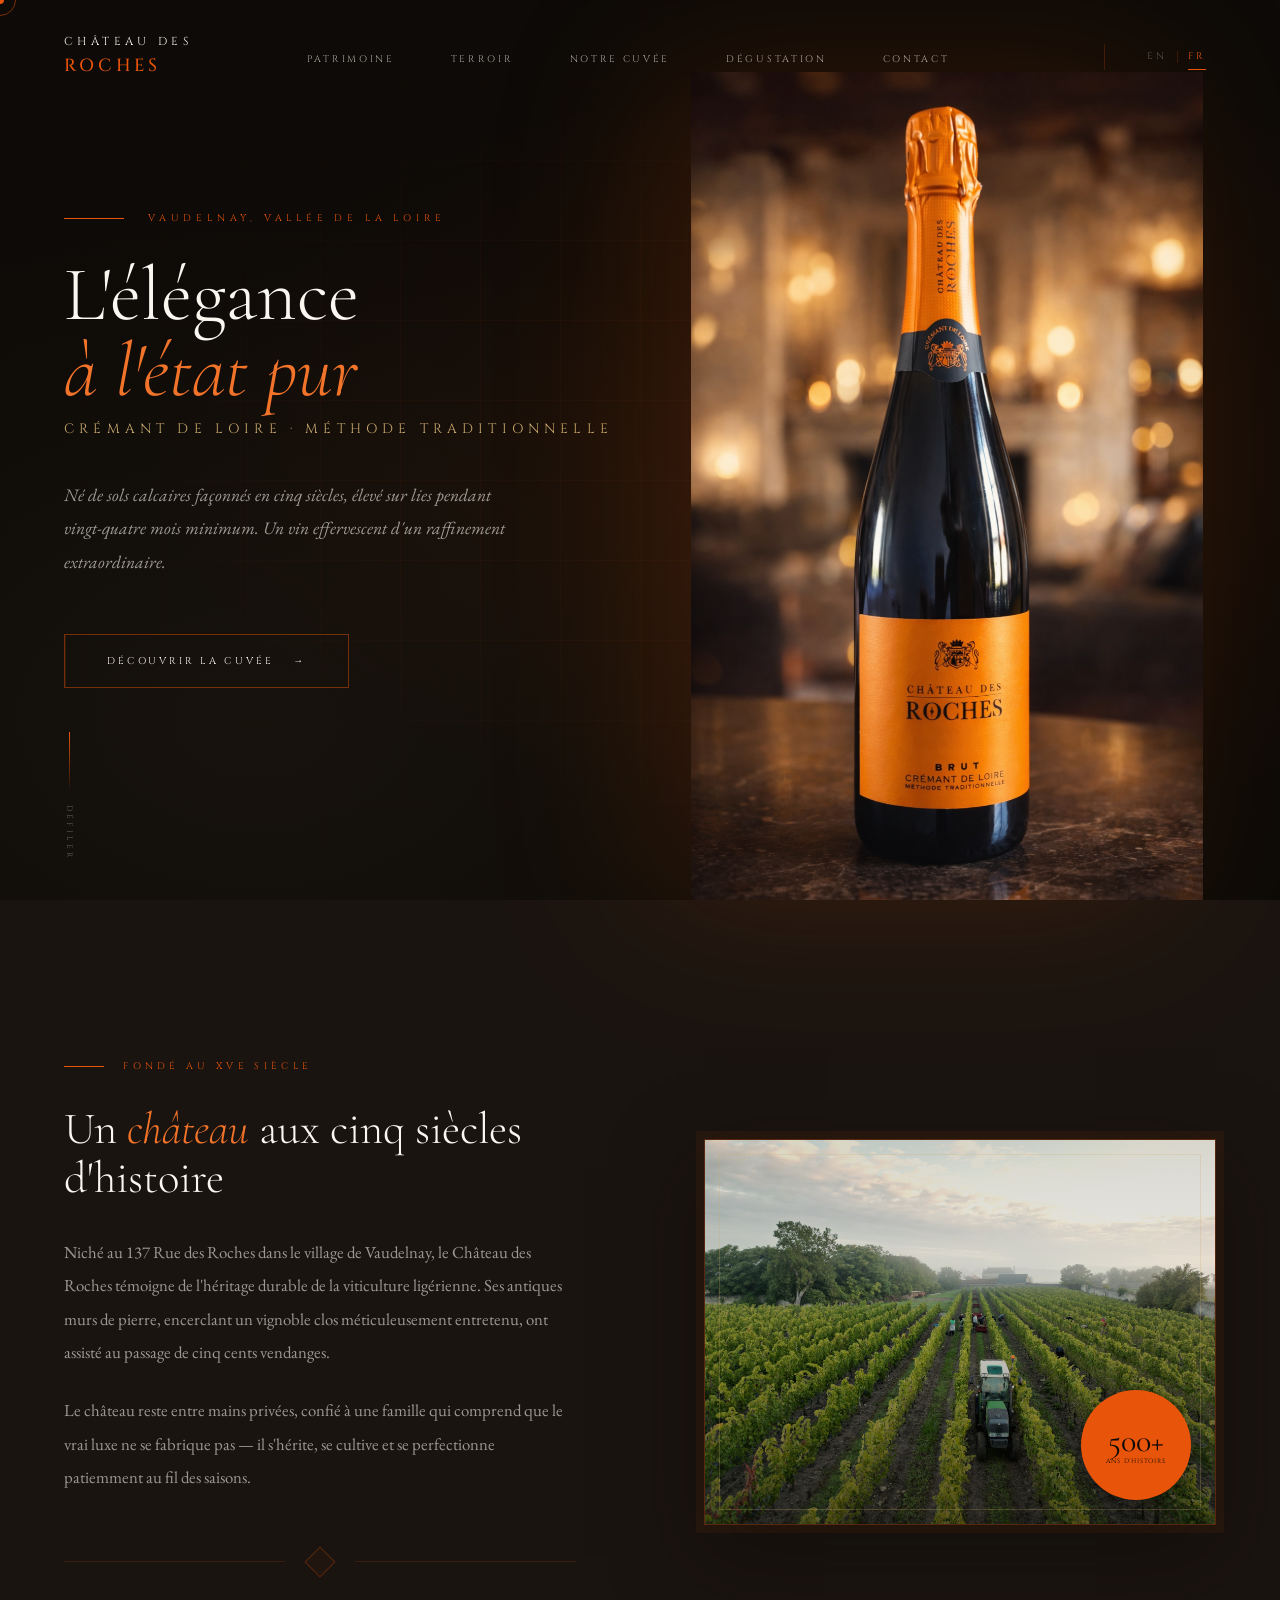
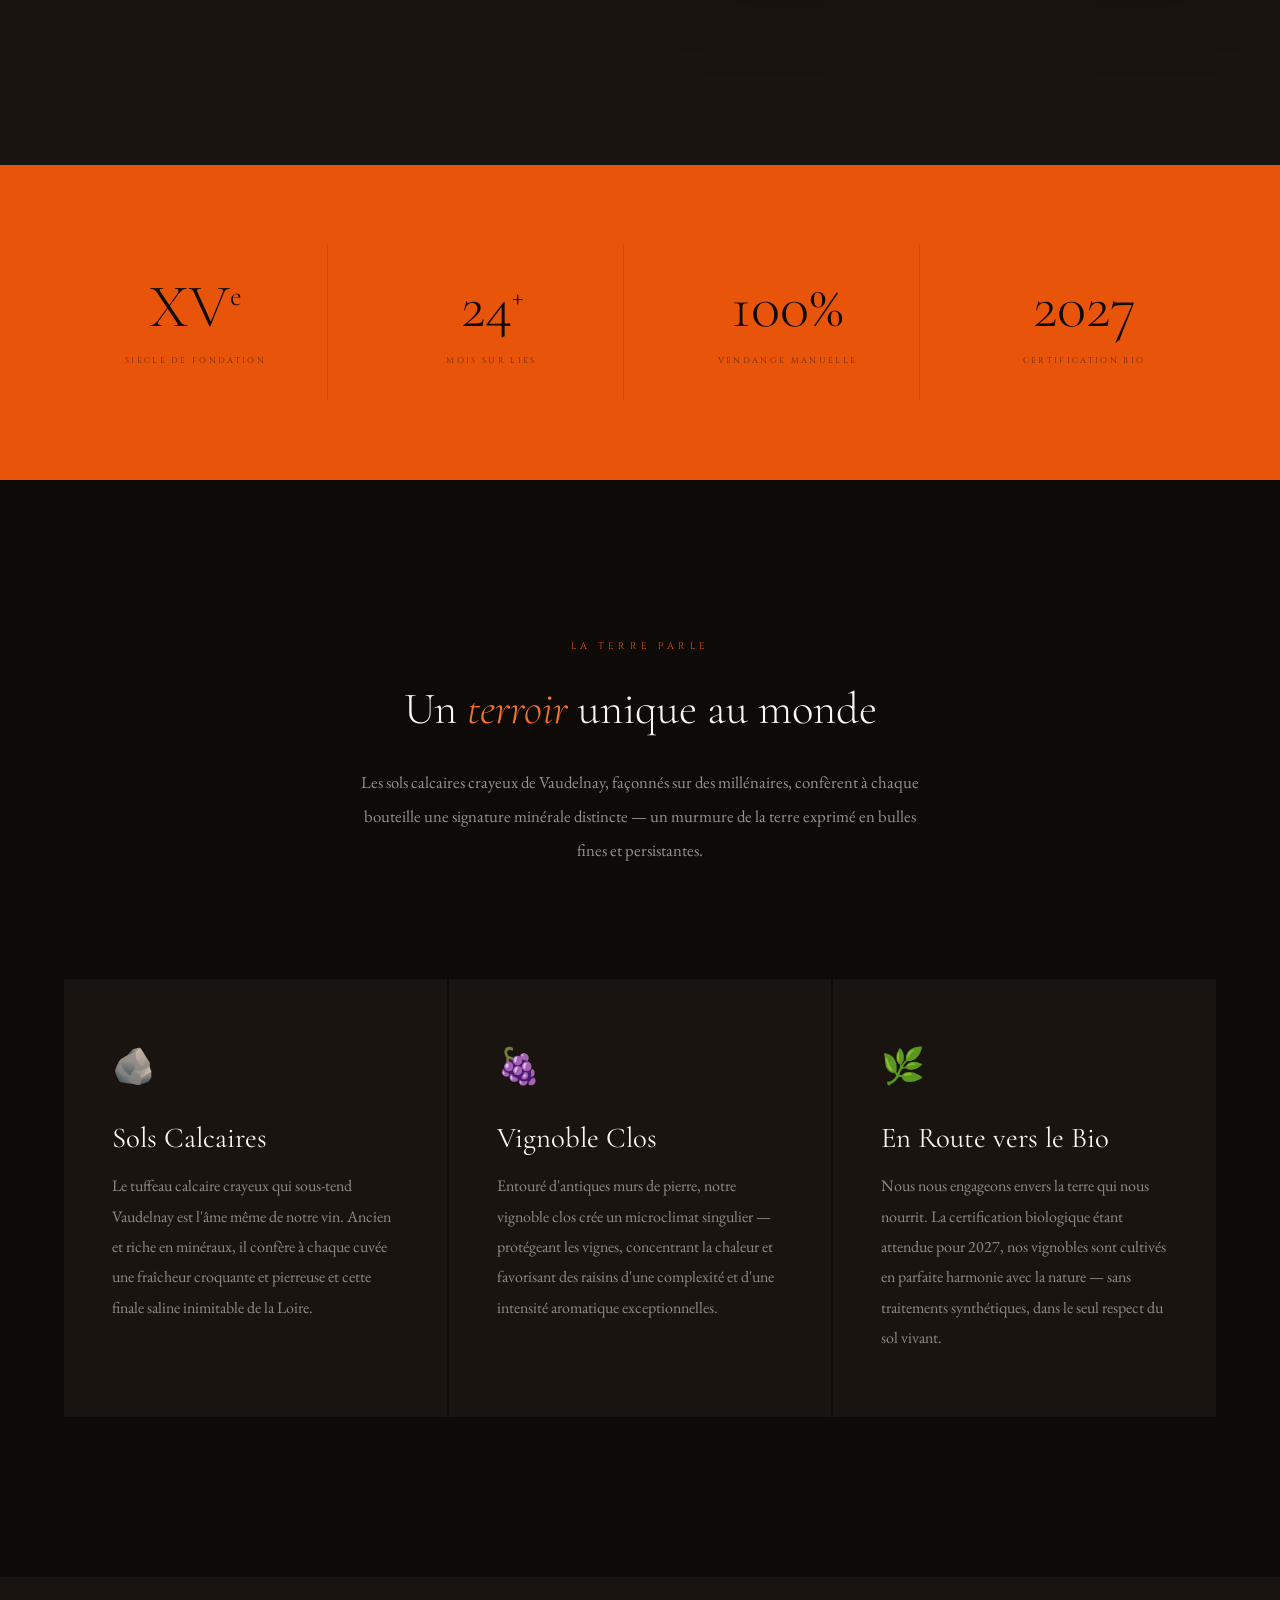
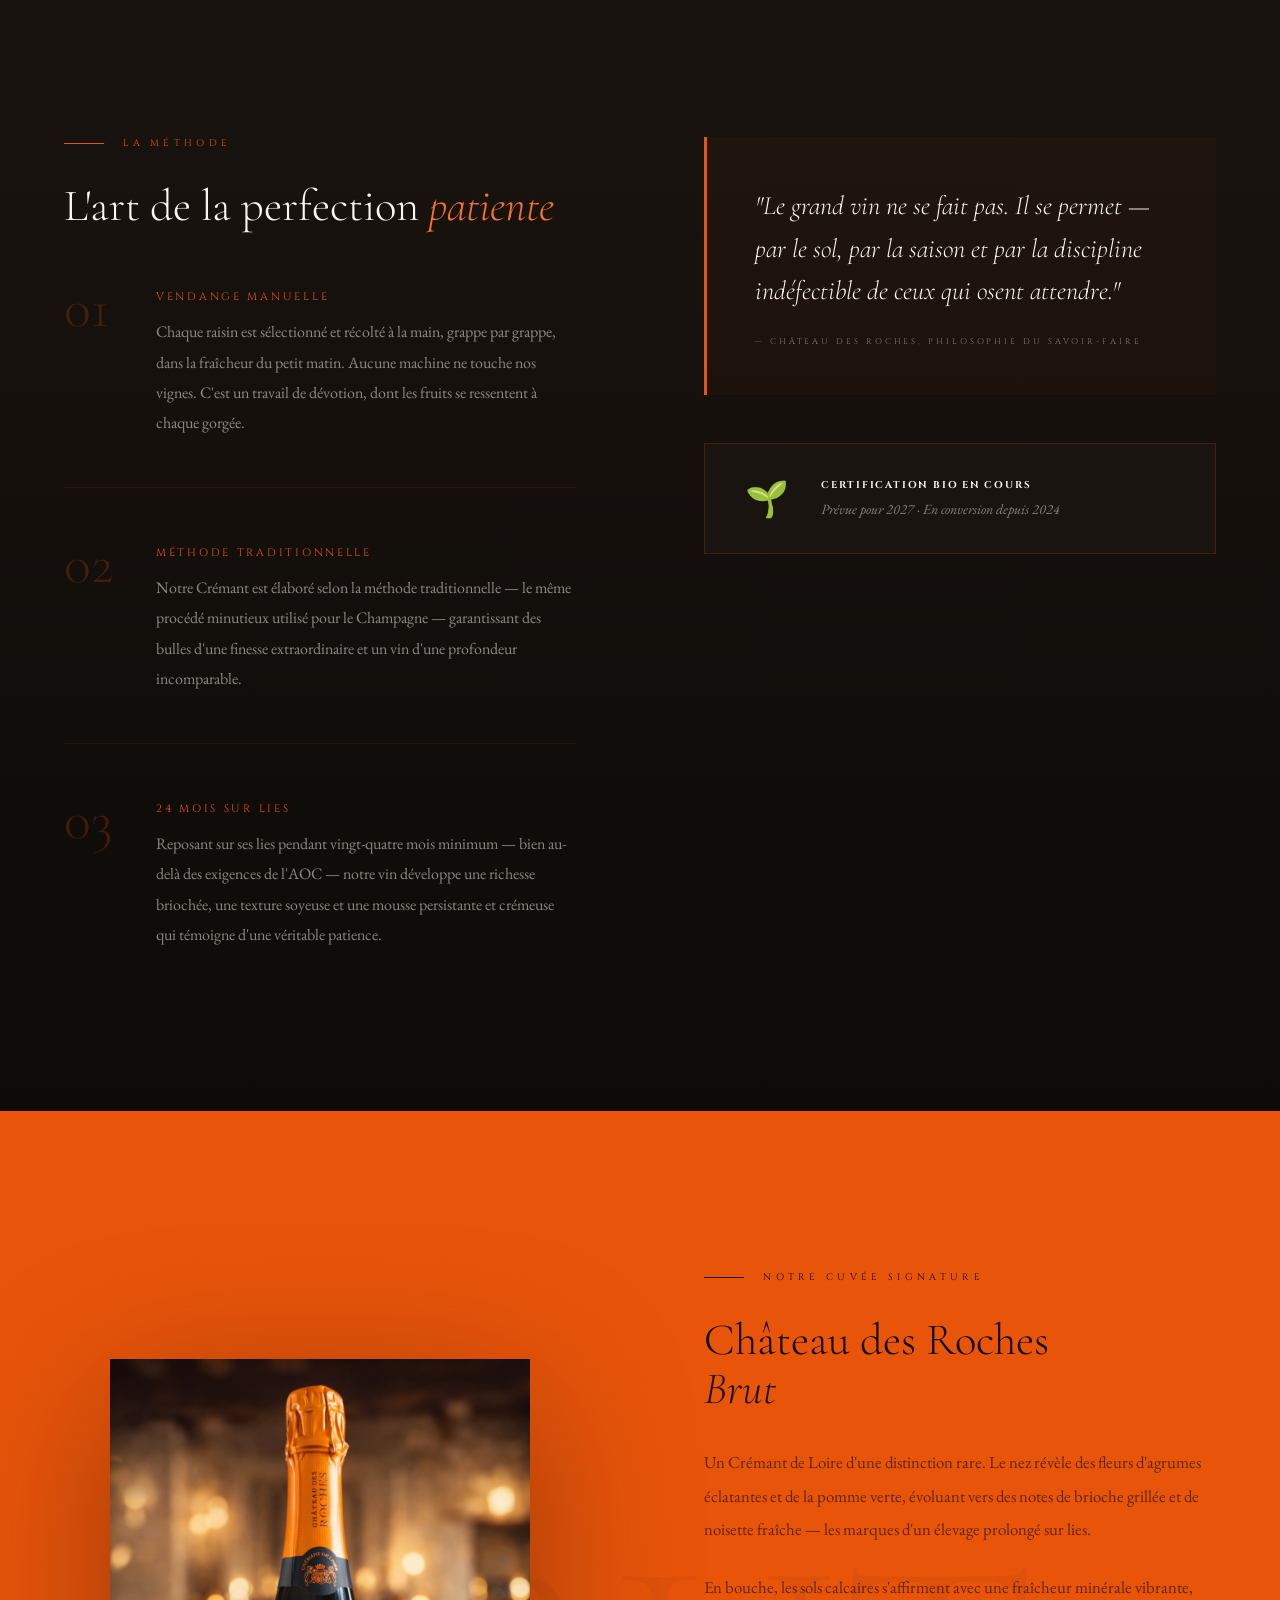
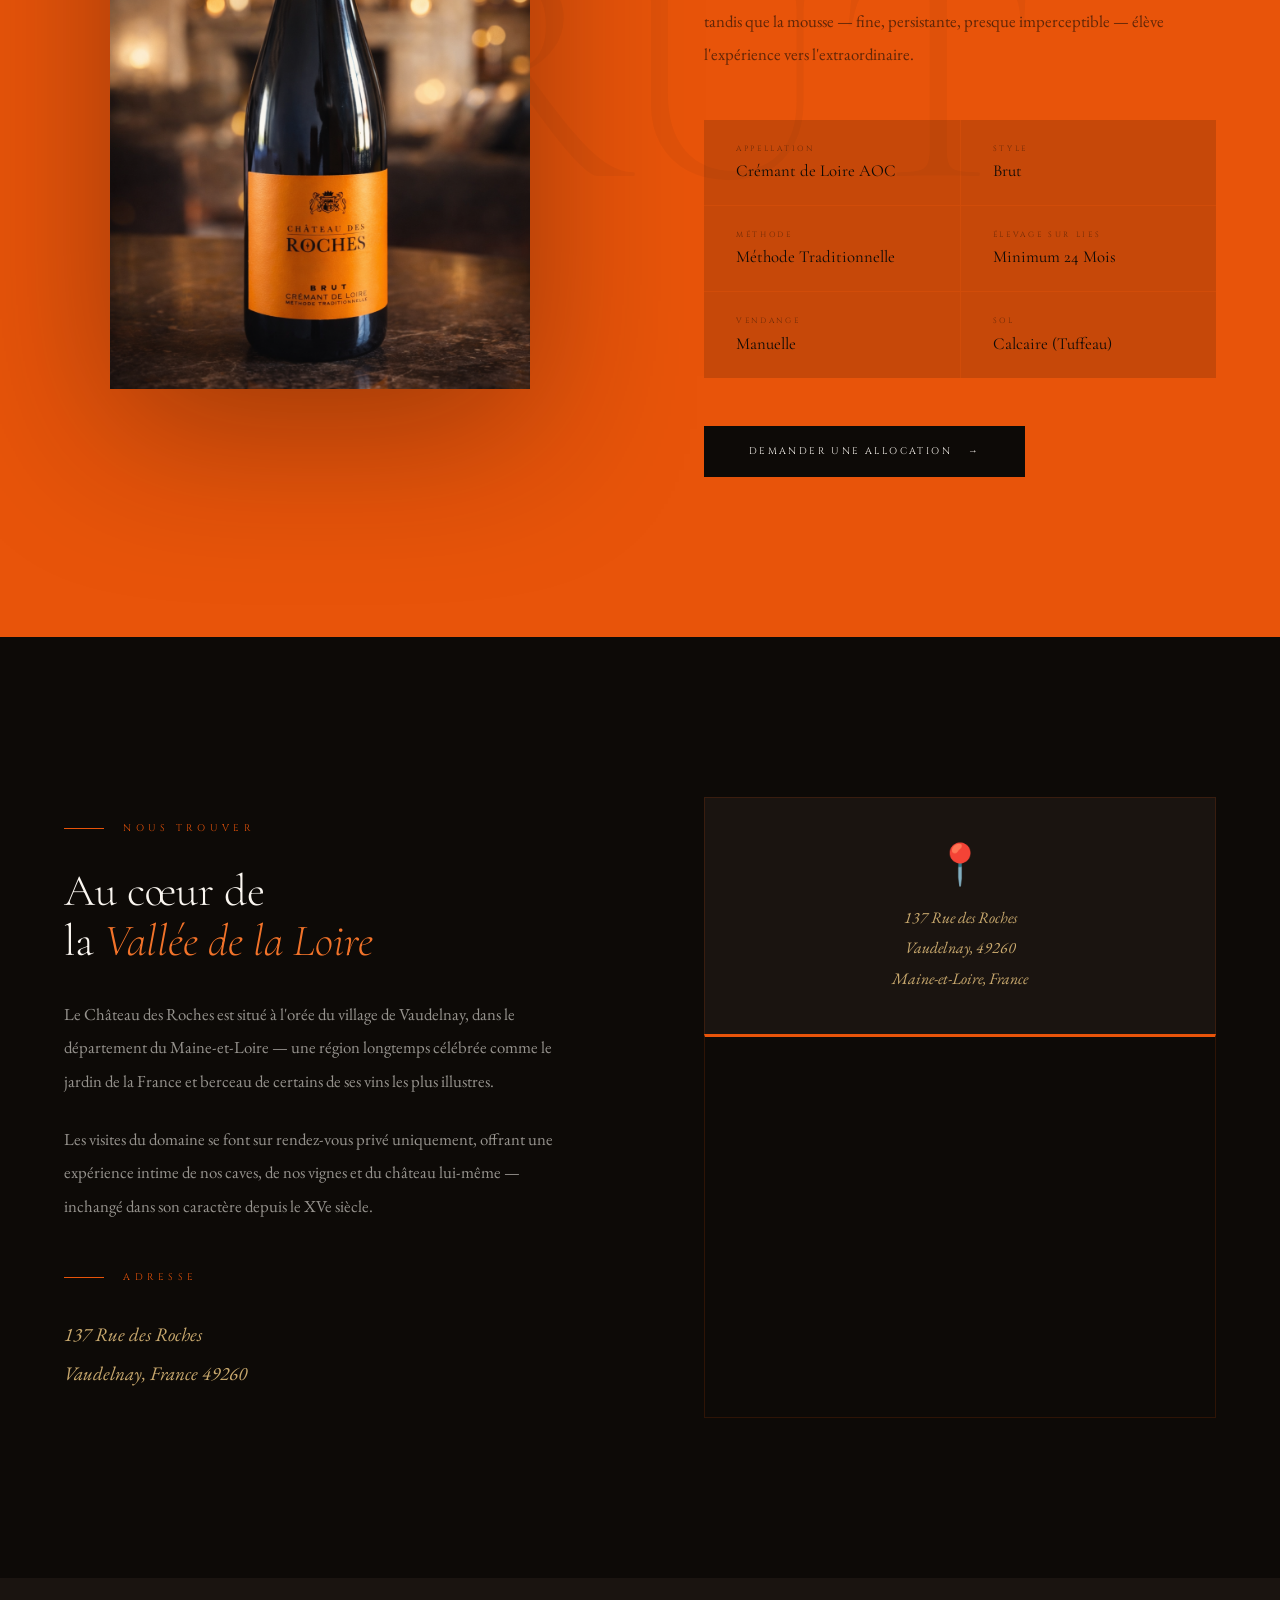
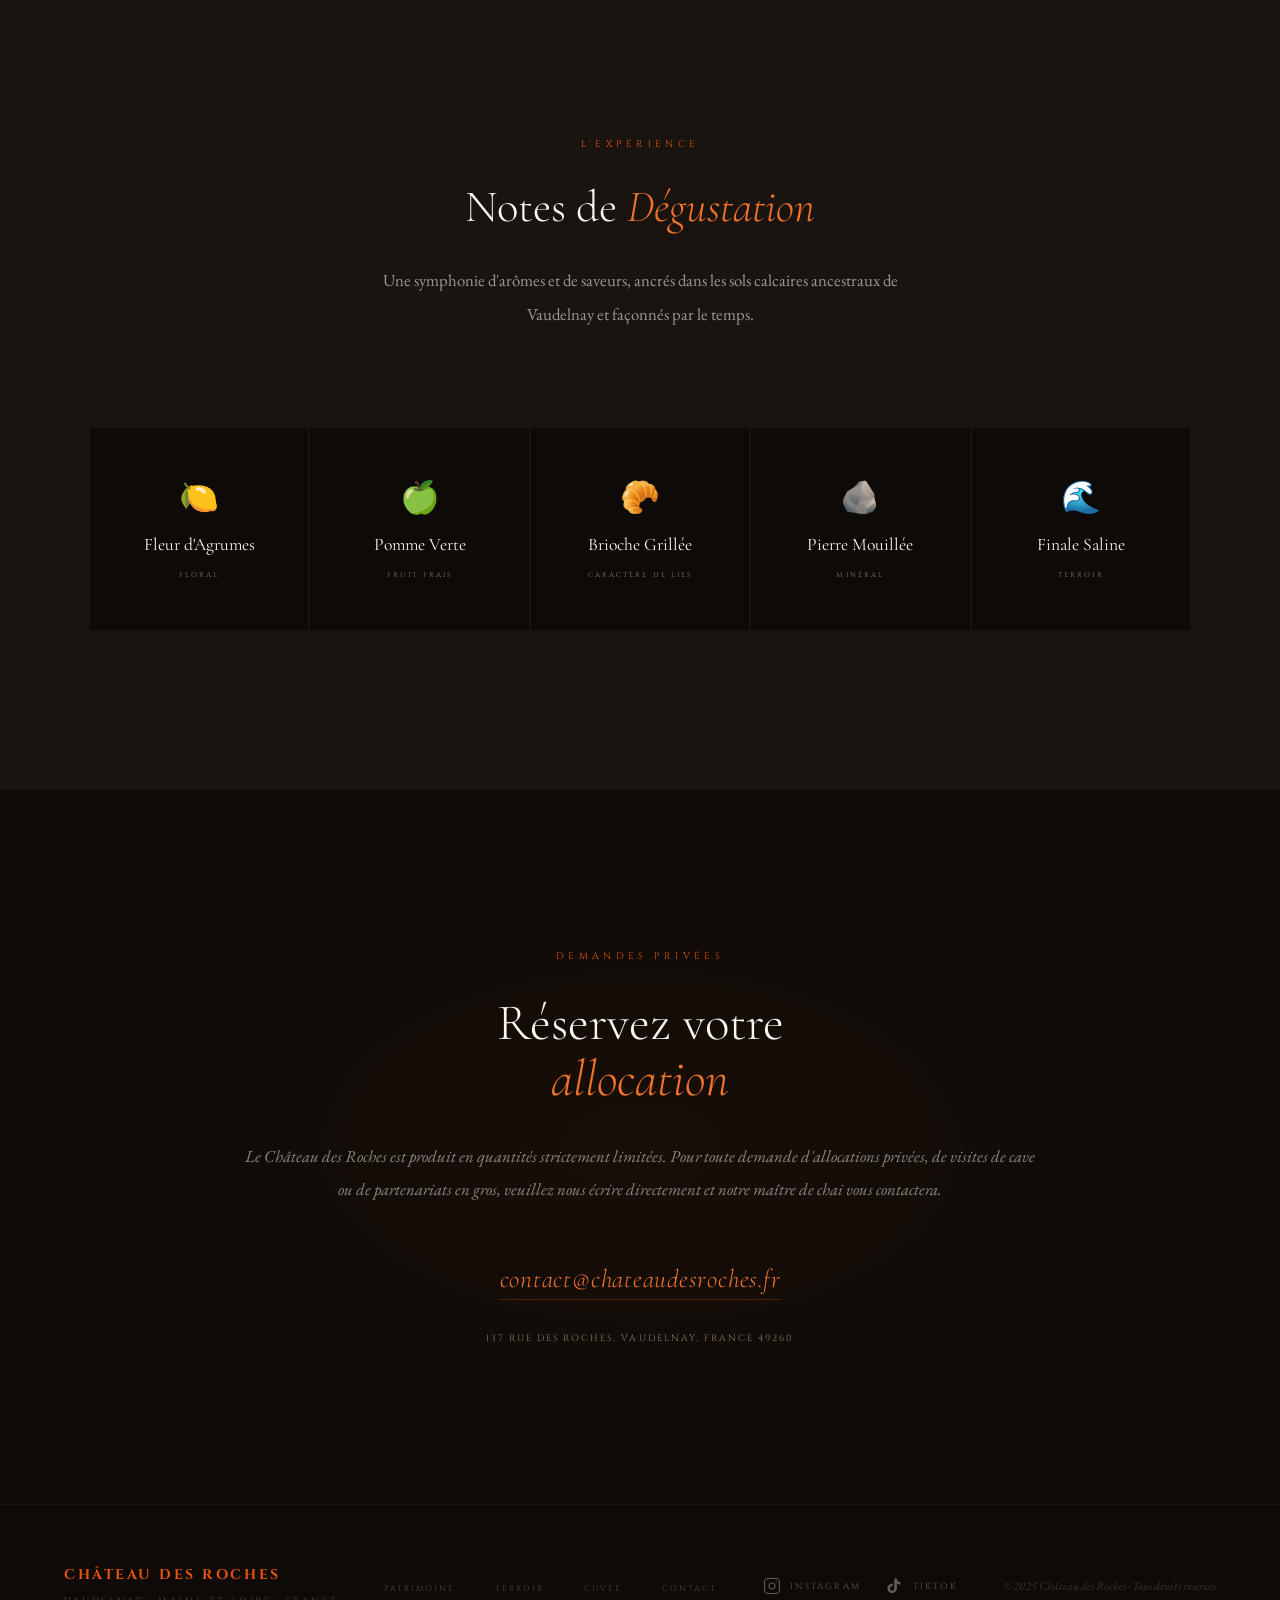
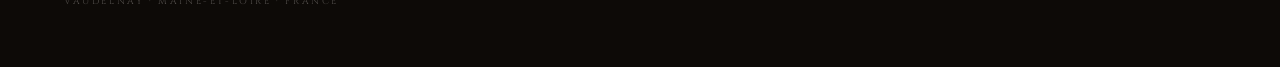
<file: fr/index.html>
<!DOCTYPE html>
<html lang="fr">
<head>
  <meta charset="UTF-8">
  <meta http-equiv="X-UA-Compatible" content="IE=edge">
  <meta name="viewport" content="width=device-width, initial-scale=1.0, minimum-scale=1.0">
  <meta name="theme-color" content="#0D0A07">
  <meta name="apple-mobile-web-app-capable" content="yes">
  <meta name="apple-mobile-web-app-status-bar-style" content="black-translucent">

  <!-- ═══ PRIMARY SEO ═══════════════════════════════════════════ -->
  <title>Château des Roches — Crémant de Loire Brut | Vaudelnay, France</title>
  <meta name="description" content="Château des Roches — Crémant de Loire Brut, Vaudelnay. Domaine privé clos du XVe siècle, méthode traditionnelle, élevé 24 mois sur lies calcaires. Allocations privées disponibles.">
  <meta name="keywords" content="Château des Roches, Chateau des Roches, Crémant de Loire, Cremant de Loire, vin effervescent Loire, sparkling wine Loire Valley, Vaudelnay, méthode traditionnelle, vin biologique Loire, organic wine Loire, Brut Crémant, Maine-et-Loire wine">
  <meta name="robots" content="index, follow, max-snippet:-1, max-image-preview:large, max-video-preview:-1">
  <meta name="language" content="French">
  <meta name="author" content="Château des Roches">
  <meta name="geo.region" content="FR-PDL">
  <meta name="geo.placename" content="Vaudelnay, Maine-et-Loire, France">
  <meta name="geo.position" content="47.1589;-0.1412">
  <meta name="ICBM" content="47.1589, -0.1412">

  <!-- ═══ CANONICAL & HREFLANG ══════════════════════════════════ -->
  <link rel="canonical" href="https://chateaudesroches.fr/fr/">
  <link rel="alternate" hreflang="en" href="https://chateaudesroches.fr/en/">
  <link rel="alternate" hreflang="fr" href="https://chateaudesroches.fr/fr/">
  <link rel="alternate" hreflang="x-default" href="https://chateaudesroches.fr/en/">

  <!-- ═══ OPEN GRAPH ════════════════════════════════════════════ -->
  <meta property="og:type" content="website">
  <meta property="og:site_name" content="Château des Roches">
  <meta property="og:title" content="Château des Roches — Crémant de Loire Brut">
  <meta property="og:description" content="Un domaine clos du XVe siècle à Vaudelnay produisant un exceptionnel Brut Crémant de Loire. Élevé 24 mois sur lies calcaires. Allocations privées disponibles.">
  <meta property="og:url" content="https://chateaudesroches.fr/fr/">
  <meta property="og:image" content="https://chateaudesroches.fr/images/og_social.jpg">
  <meta property="og:image:alt" content="Vendanges au Château des Roches — vignoble clos à Vaudelnay">
  <meta property="og:image:type" content="image/jpeg">
  <meta property="og:image:width" content="1200">
  <meta property="og:image:height" content="630">
  <meta property="og:locale" content="fr_FR">
  <meta property="og:locale:alternate" content="en_GB">

  <!-- ═══ TWITTER CARD ══════════════════════════════════════════ -->
  <meta name="twitter:card" content="summary_large_image">
  <meta name="twitter:title" content="Château des Roches — Crémant de Loire Brut">
  <meta name="twitter:description" content="Un domaine clos du XVe siècle à Vaudelnay produisant un exceptionnel Brut Crémant de Loire. Élevé 24 mois sur lies calcaires. Allocations privées disponibles.">
  <meta name="twitter:image" content="https://chateaudesroches.fr/images/og_social.jpg">

  <!-- ═══ JSON-LD ════════════════════════════════════════════════ -->
  <script type="application/ld+json">
  {
    "@context": "https://schema.org",
    "@graph": [
      {
        "@type": "Winery",
        "@id": "https://chateaudesroches.fr/#winery",
        "name": "Château des Roches",
        "alternateName": ["Chateau des Roches", "Château des Roches Vaudelnay"],
        "description": "Domaine privé clos du XVe siècle à Vaudelnay, Vallée de la Loire, produisant un exquis Brut Crémant de Loire par méthode traditionnelle sur sols calcaires, élevé minimum 24 mois sur lies.",
        "url": "https://chateaudesroches.fr",
        "logo": "https://chateaudesroches.fr/images/Chateau_des_Roches_Bottle.PNG",
        "image": ["https://chateaudesroches.fr/images/Chateau_des_Roches_Bottle.PNG","https://chateaudesroches.fr/images/Vendanges_Drone.JPG"],
        "foundingDate": "1400",
        "address": {"@type": "PostalAddress","streetAddress": "137 Rue des Roches","addressLocality": "Vaudelnay","postalCode": "49260","addressCountry": "FR","addressRegion": "Pays de la Loire"},
        "geo": {"@type": "GeoCoordinates","latitude": 47.1589,"longitude": -0.1412},
        "email": "contact@chateaudesroches.fr",
        "sameAs": ["https://www.instagram.com/chateaudesroches","https://www.tiktok.com/@chateaudesroches"],
        "hasMap": "https://maps.google.com/maps?q=137+Rue+des+Roches,+Vaudelnay,+49260,+France"
      },
      {"@type": "WebSite","@id": "https://chateaudesroches.fr/#website","url": "https://chateaudesroches.fr","name": "Château des Roches","inLanguage": ["en","fr"],"publisher": {"@id": "https://chateaudesroches.fr/#winery"}}
    ]
  }
  </script>

  <!-- ═══ STYLESHEETS ════════════════════════════════════════════ -->
  <link rel="stylesheet" href="../css/style.css">
  <link rel="stylesheet" href="../css/animations.css">
  <link rel="preconnect" href="https://fonts.googleapis.com">
  <link rel="dns-prefetch" href="https://fonts.googleapis.com">
  <link href="https://fonts.googleapis.com/css2?family=Cormorant+Garamond:ital,wght@0,300;0,400;0,500;1,300;1,400&family=Cinzel:wght@300;400;500&family=EB+Garamond:ital,wght@0,400;0,500;1,400&display=swap" rel="stylesheet">
  <!-- ═══ GOOGLE ANALYTICS ════════════════════════════════════ -->
  <script async src="https://www.googletagmanager.com/gtag/js?id=G-HRVBJQRHKJ"></script>
  <script>
    window.dataLayer = window.dataLayer || [];
    function gtag(){dataLayer.push(arguments);}
    gtag('js', new Date());
    gtag('config', 'G-HRVBJQRHKJ', {
      'anonymize_ip': true,
      'cookie_flags': 'SameSite=None;Secure'
    });
  </script>
</head>
<body>

  <div class="cursor" id="cursor"></div>
  <div class="cursor-ring" id="cursorRing"></div>

  <!-- NAVIGATION -->
  <nav id="nav">
    <a href="/" class="nav-logo">
      Château des
      <span>Roches</span>
    </a>
    <button class="nav-toggle" id="navToggle" aria-label="Ouvrir le menu">
      <span></span><span></span><span></span>
    </button>
    <ul class="nav-links" id="navLinks">
      <li><a href="#heritage">Patrimoine</a></li>
      <li><a href="#terroir">Terroir</a></li>
      <li><a href="#cuvee">Notre Cuvée</a></li>
      <li><a href="#tasting">Dégustation</a></li>
      <li><a href="#contact">Contact</a></li>
    </ul>
    <div class="lang-switcher">
      <a class="lang-btn" href="/en/" aria-label="English">EN</a>
      <span class="lang-divider"></span>
      <a class="lang-btn active" href="/fr/" aria-label="Français">FR</a>
    </div>
  </nav>

  <!-- HERO -->
  <section class="hero" id="home">
    <div class="hero-bg"></div>
    <div class="hero-lines"></div>
    <div class="hero-content">
      <p class="hero-eyebrow">Vaudelnay, Vallée de la Loire</p>
      <h1 class="hero-title">
        L'élégance<br>
        <em>à l'état pur</em>
      </h1>
      <p class="hero-subtitle">Crémant de Loire · Méthode Traditionnelle</p>
      <p class="hero-desc">
        Né de sols calcaires façonnés en cinq siècles, élevé sur lies pendant vingt-quatre mois minimum. Un vin effervescent d'un raffinement extraordinaire.
      </p>
      <a href="#cuvee" class="hero-cta">
        <span>Découvrir la Cuvée</span>
        <span class="hero-cta-arrow">→</span>
      </a>
    </div>

    <div class="scroll-indicator">
      <div class="scroll-line"></div>
      <span>Défiler</span>
    </div>
  </section>

  <!-- BOTTLE — flows below hero on mobile, pulled into hero on desktop via CSS -->
  <div class="hero-bottle-wrap">
    <img src="../images/Chateau_des_Roches_Bottle.PNG" alt="Château des Roches Brut Crémant de Loire">
  </div>

  <!-- HERITAGE -->
  <section class="heritage" id="heritage">
    <div class="heritage-grid">
      <div class="reveal">
        <p class="section-label">Fondé au XVe Siècle</p>
        <h2 class="section-title">Un <em>château</em> aux cinq siècles d'histoire</h2>
        <p class="section-body">
          Niché au 137 Rue des Roches dans le village de Vaudelnay, le Château des Roches témoigne de l'héritage durable de la viticulture ligérienne. Ses antiques murs de pierre, encerclant un vignoble clos méticuleusement entretenu, ont assisté au passage de cinq cents vendanges.
        </p>
        <p class="section-body">
          Le château reste entre mains privées, confié à une famille qui comprend que le vrai luxe ne se fabrique pas — il s'hérite, se cultive et se perfectionne patiemment au fil des saisons.
        </p>
        <div class="divider">
          <div class="divider-line"></div>
          <div class="divider-icon"></div>
          <div class="divider-line"></div>
        </div>
      </div>
      <div class="heritage-visual reveal reveal-delay-2">
        <div class="heritage-frame">
          <img src="../images/Vendanges_Drone.JPG" alt="Vendanges au Château des Roches — récolte manuelle à l'aube" class="heritage-img">
          <div class="heritage-frame-overlay"></div>
          <div class="heritage-badge">
            <strong>500+</strong>
            <span>Ans d'Histoire</span>
          </div>
        </div>
      </div>
    </div>
  </section>

  <!-- STATS -->
  <div class="stats">
    <div class="stats-inner">
      <div class="stat-item reveal">
        <span class="stat-number">XV<sup>e</sup></span>
        <span class="stat-label">Siècle de Fondation</span>
      </div>
      <div class="stat-item reveal reveal-delay-1">
        <span class="stat-number">24<sup>+</sup></span>
        <span class="stat-label">Mois sur Lies</span>
      </div>
      <div class="stat-item reveal reveal-delay-2">
        <span class="stat-number">100%</span>
        <span class="stat-label">Vendange Manuelle</span>
      </div>
      <div class="stat-item reveal reveal-delay-3">
        <span class="stat-number">2027</span>
        <span class="stat-label">Certification Bio</span>
      </div>
    </div>
  </div>

  <!-- TERROIR -->
  <section class="terroir" id="terroir">
    <div class="terroir-inner">
      <div class="terroir-header reveal">
        <p class="section-label section-label--center">La Terre Parle</p>
        <h2 class="section-title">Un <em>terroir</em> unique au monde</h2>
        <p class="section-body section-body--center">
          Les sols calcaires crayeux de Vaudelnay, façonnés sur des millénaires, confèrent à chaque bouteille une signature minérale distincte — un murmure de la terre exprimé en bulles fines et persistantes.
        </p>
      </div>
      <div class="terroir-cards">
        <div class="terroir-card reveal">
          <span class="terroir-icon">🪨</span>
          <h3 class="terroir-card-title">Sols Calcaires</h3>
          <p class="terroir-card-body">
            Le tuffeau calcaire crayeux qui sous-tend Vaudelnay est l'âme même de notre vin. Ancien et riche en minéraux, il confère à chaque cuvée une fraîcheur croquante et pierreuse et cette finale saline inimitable de la Loire.
          </p>
        </div>
        <div class="terroir-card reveal reveal-delay-1">
          <span class="terroir-icon">🍇</span>
          <h3 class="terroir-card-title">Vignoble Clos</h3>
          <p class="terroir-card-body">
            Entouré d'antiques murs de pierre, notre vignoble clos crée un microclimat singulier — protégeant les vignes, concentrant la chaleur et favorisant des raisins d'une complexité et d'une intensité aromatique exceptionnelles.
          </p>
        </div>
        <div class="terroir-card reveal reveal-delay-2">
          <span class="terroir-icon">🌿</span>
          <h3 class="terroir-card-title">En Route vers le Bio</h3>
          <p class="terroir-card-body">
            Nous nous engageons envers la terre qui nous nourrit. La certification biologique étant attendue pour 2027, nos vignobles sont cultivés en parfaite harmonie avec la nature — sans traitements synthétiques, dans le seul respect du sol vivant.
          </p>
        </div>
      </div>
    </div>
  </section>

  <!-- PROCESS -->
  <section class="process" id="process">
    <div class="process-inner">
      <div>
        <p class="section-label reveal">La Méthode</p>
        <h2 class="section-title reveal">L'art de la perfection <em>patiente</em></h2>
        <div class="process-steps">
          <div class="process-step reveal">
            <span class="step-number">01</span>
            <div>
              <p class="step-title">Vendange Manuelle</p>
              <p class="step-body">
                Chaque raisin est sélectionné et récolté à la main, grappe par grappe, dans la fraîcheur du petit matin. Aucune machine ne touche nos vignes. C'est un travail de dévotion, dont les fruits se ressentent à chaque gorgée.
              </p>
            </div>
          </div>
          <div class="process-step reveal reveal-delay-1">
            <span class="step-number">02</span>
            <div>
              <p class="step-title">Méthode Traditionnelle</p>
              <p class="step-body">
                Notre Crémant est élaboré selon la méthode traditionnelle — le même procédé minutieux utilisé pour le Champagne — garantissant des bulles d'une finesse extraordinaire et un vin d'une profondeur incomparable.
              </p>
            </div>
          </div>
          <div class="process-step reveal reveal-delay-2">
            <span class="step-number">03</span>
            <div>
              <p class="step-title">24 Mois sur Lies</p>
              <p class="step-body">
                Reposant sur ses lies pendant vingt-quatre mois minimum — bien au-delà des exigences de l'AOC — notre vin développe une richesse briochée, une texture soyeuse et une mousse persistante et crémeuse qui témoigne d'une véritable patience.
              </p>
            </div>
          </div>
        </div>
      </div>
      <div class="process-visual reveal reveal-delay-1">
        <div class="process-quote-block">
          <p class="process-quote">
            "Le grand vin ne se fait pas. Il se permet — par le sol, par la saison et par la discipline indéfectible de ceux qui osent attendre."
          </p>
          <p class="process-quote-attr">— Château des Roches, Philosophie du Savoir-Faire</p>
        </div>
        <div class="organic-badge">
          <span class="organic-icon">🌱</span>
          <div class="organic-text">
            <strong>Certification Bio en Cours</strong>
            <span>Prévue pour 2027 · En conversion depuis 2024</span>
          </div>
        </div>
      </div>
    </div>
  </section>

  <!-- CUVÉE -->
  <section class="cuvee" id="cuvee">
    <div class="cuvee-inner">
      <div class="cuvee-bottle reveal">
        <img src="../images/Chateau_des_Roches_Bottle.PNG" alt="Château des Roches Brut">
      </div>
      <div class="cuvee-info reveal reveal-delay-1">
        <p class="section-label section-label--dark">Notre Cuvée Signature</p>
        <h2 class="section-title section-title--dark">Château des Roches<br><em class="em--dark">Brut</em></h2>
        <p class="section-body section-body--dark">
          Un Crémant de Loire d'une distinction rare. Le nez révèle des fleurs d'agrumes éclatantes et de la pomme verte, évoluant vers des notes de brioche grillée et de noisette fraîche — les marques d'un élevage prolongé sur lies.
        </p>
        <p class="section-body section-body--dark">
          En bouche, les sols calcaires s'affirment avec une fraîcheur minérale vibrante, tandis que la mousse — fine, persistante, presque imperceptible — élève l'expérience vers l'extraordinaire.
        </p>
        <div class="cuvee-specs">
          <div class="spec-item">
            <p class="spec-label">Appellation</p>
            <p class="spec-value">Crémant de Loire AOC</p>
          </div>
          <div class="spec-item">
            <p class="spec-label">Style</p>
            <p class="spec-value">Brut</p>
          </div>
          <div class="spec-item">
            <p class="spec-label">Méthode</p>
            <p class="spec-value">Méthode Traditionnelle</p>
          </div>
          <div class="spec-item">
            <p class="spec-label">Élevage sur Lies</p>
            <p class="spec-value">Minimum 24 Mois</p>
          </div>
          <div class="spec-item">
            <p class="spec-label">Vendange</p>
            <p class="spec-value">Manuelle</p>
          </div>
          <div class="spec-item">
            <p class="spec-label">Sol</p>
            <p class="spec-value">Calcaire (Tuffeau)</p>
          </div>
        </div>
        <a href="#contact" class="cuvee-btn">
          <span>Demander une Allocation</span>
          <span>→</span>
        </a>
      </div>
    </div>
  </section>

  <!-- LOCATION -->
  <section class="location" id="location">
    <div class="location-inner">
      <div class="reveal">
        <p class="section-label">Nous Trouver</p>
        <h2 class="section-title">Au cœur de<br>la <em>Vallée de la Loire</em></h2>
        <p class="section-body">
          Le Château des Roches est situé à l'orée du village de Vaudelnay, dans le département du Maine-et-Loire — une région longtemps célébrée comme le jardin de la France et berceau de certains de ses vins les plus illustres.
        </p>
        <p class="section-body">
          Les visites du domaine se font sur rendez-vous privé uniquement, offrant une expérience intime de nos caves, de nos vignes et du château lui-même — inchangé dans son caractère depuis le XVe siècle.
        </p>
        <div class="location-address">
          <p class="section-label">Adresse</p>
          <address>
            137 Rue des Roches<br>
            Vaudelnay, France 49260
          </address>
        </div>
      </div>
      <div class="map-wrapper reveal reveal-delay-1">
        <div class="map-pin-area">
          <span class="map-pin">📍</span>
          <p class="map-address">
            137 Rue des Roches<br>
            Vaudelnay, 49260<br>
            Maine-et-Loire, France
          </p>
        </div>
        <div class="map-embed">
          <iframe
            src="https://maps.google.com/maps?q=137+Rue+des+Roches,+Vaudelnay,+49260,+France&t=&z=15&ie=UTF8&iwloc=&output=embed"
            width="100%" height="380" style="border:0;"
            allowfullscreen="" loading="lazy"
            referrerpolicy="no-referrer-when-downgrade"
            title="Localisation du Château des Roches">
          </iframe>
        </div>
      </div>
    </div>
  </section>

  <!-- TASTING -->
  <section class="tasting" id="tasting">
    <div class="tasting-inner">
      <div class="tasting-header reveal">
        <p class="section-label section-label--center">L'Expérience</p>
        <h2 class="section-title">Notes de <em>Dégustation</em></h2>
        <p class="section-body section-body--center">
          Une symphonie d'arômes et de saveurs, ancrés dans les sols calcaires ancestraux de Vaudelnay et façonnés par le temps.
        </p>
      </div>
      <div class="tasting-wheel">
        <div class="note-card reveal">
          <span class="note-emoji">🍋</span>
          <span class="note-name">Fleur d'Agrumes</span>
          <span class="note-type">Floral</span>
        </div>
        <div class="note-card reveal reveal-delay-1">
          <span class="note-emoji">🍏</span>
          <span class="note-name">Pomme Verte</span>
          <span class="note-type">Fruit Frais</span>
        </div>
        <div class="note-card reveal reveal-delay-2">
          <span class="note-emoji">🥐</span>
          <span class="note-name">Brioche Grillée</span>
          <span class="note-type">Caractère de Lies</span>
        </div>
        <div class="note-card reveal reveal-delay-3">
          <span class="note-emoji">🪨</span>
          <span class="note-name">Pierre Mouillée</span>
          <span class="note-type">Minéral</span>
        </div>
        <div class="note-card reveal reveal-delay-4">
          <span class="note-emoji">🌊</span>
          <span class="note-name">Finale Saline</span>
          <span class="note-type">Terroir</span>
        </div>
      </div>
    </div>
  </section>

  <!-- CONTACT -->
  <section class="contact" id="contact">
    <div class="contact-inner">
      <p class="section-label section-label--center reveal">Demandes Privées</p>
      <h2 class="contact-title reveal">Réservez votre<br><em>allocation</em></h2>
      <p class="contact-body reveal">
        Le Château des Roches est produit en quantités strictement limitées. Pour toute demande d'allocations privées, de visites de cave ou de partenariats en gros, veuillez nous écrire directement et notre maître de chai vous contactera.
      </p>
      <div class="contact-email-block reveal">
        <a href="mailto:contact@chateaudesroches.fr" class="contact-email-link">
          contact@chateaudesroches.fr
        </a>
      </div>
      <p class="contact-detail reveal" style="margin-top:2rem;">
        137 Rue des Roches, Vaudelnay, France 49260
      </p>
    </div>
  </section>

  <!-- FOOTER -->
  <footer>
    <div class="footer-logo">
      <strong>Château des Roches</strong>
      Vaudelnay · Maine-et-Loire · France
    </div>
    <ul class="footer-links">
      <li><a href="#heritage">Patrimoine</a></li>
      <li><a href="#terroir">Terroir</a></li>
      <li><a href="#cuvee">Cuvée</a></li>
      <li><a href="#contact">Contact</a></li>
    </ul>
    <div class="footer-social">
      <a href="https://www.instagram.com/chateaudesroches" target="_blank" rel="noopener noreferrer" aria-label="Instagram" class="social-link">
        <svg xmlns="http://www.w3.org/2000/svg" width="18" height="18" viewBox="0 0 24 24" fill="none" stroke="currentColor" stroke-width="1.5" stroke-linecap="round" stroke-linejoin="round"><rect x="2" y="2" width="20" height="20" rx="5" ry="5"/><path d="M16 11.37A4 4 0 1 1 12.63 8 4 4 0 0 1 16 11.37z"/><line x1="17.5" y1="6.5" x2="17.51" y2="6.5"/></svg>
        <span>Instagram</span>
      </a>
      <a href="https://www.tiktok.com/@chateaudesroches" target="_blank" rel="noopener noreferrer" aria-label="TikTok" class="social-link">
        <svg xmlns="http://www.w3.org/2000/svg" width="18" height="18" viewBox="0 0 24 24" fill="currentColor"><path d="M19.59 6.69a4.83 4.83 0 0 1-3.77-4.25V2h-3.45v13.67a2.89 2.89 0 0 1-2.88 2.5 2.89 2.89 0 0 1-2.89-2.89 2.89 2.89 0 0 1 2.89-2.89c.28 0 .54.04.79.1V9.01a6.33 6.33 0 0 0-.79-.05 6.34 6.34 0 0 0-6.34 6.34 6.34 6.34 0 0 0 6.34 6.34 6.34 6.34 0 0 0 6.33-6.34V8.69a8.18 8.18 0 0 0 4.78 1.52V6.76a4.85 4.85 0 0 1-1.01-.07z"/></svg>
        <span>TikTok</span>
      </a>
    </div>
    <p class="footer-copy">© 2025 Château des Roches · Tous droits réservés</p>
  </footer>

  <script src="../js/main.js"></script>
</body>
</html>
</file>
<file: css/style.css>
/* ═══════════════════════════════════════════════════════════════
   CHÂTEAU DES ROCHES — Main Stylesheet
   Cross-browser compatible: Chrome, Firefox, Safari, iOS, Android
   IE11 graceful degradation (static colours, no vars)
   ═══════════════════════════════════════════════════════════════ */

/* ── Variables ─────────────────────────────────────────────── */
:root {
  --orange:        #E8540A;
  --orange-light:  #F2732A;
  --orange-deep:   #C43F00;
  --cream:         #FAF6F0;
  --parchment:     #F0E8DC;
  --charcoal:      #1A1410;
  --dark:          #0D0A07;
  --gold:          #C9A96E;
  --gold-light:    #E2C99A;
  --stone:         #8B7D6B;

  --font-display:  'Cormorant Garamond', Georgia, serif;
  --font-label:    'Cinzel', 'Trajan Pro', 'Times New Roman', serif;
  --font-body:     'EB Garamond', Georgia, serif;

  --transition-smooth: cubic-bezier(0.25, 0.46, 0.45, 0.94);
  --transition-bounce: cubic-bezier(0.34, 1.56, 0.64, 1);
}

/* ── Reset ─────────────────────────────────────────────────── */
*, *::before, *::after {
  margin: 0;
  padding: 0;
  box-sizing: border-box;
  /* Remove blue flash on tap — iOS/Android */
  -webkit-tap-highlight-color: transparent;
}
html {
  scroll-behavior: smooth;
  font-size: 16px;
  /* Prevent font size inflation on orientation change — iOS */
  -webkit-text-size-adjust: 100%;
  -ms-text-size-adjust: 100%;
  text-size-adjust: 100%;
}
body {
  font-family: 'EB Garamond', Georgia, serif; /* IE11 static fallback */
  font-family: var(--font-body);
  background: #0D0A07;
  background: var(--dark);
  color: #FAF6F0;
  color: var(--cream);
  overflow-x: hidden;
  cursor: none;
}
/* Restore cursor on touch devices */
@media (hover: none) and (pointer: coarse) {
  body { cursor: auto; }
}
img { display: block; max-width: 100%; }
a { color: inherit; }
address { font-style: normal; }

/* ── Custom Cursor (desktop only) ──────────────────────────── */
.cursor {
  position: fixed;
  width: 8px;
  height: 8px;
  background: #E8540A;
  background: var(--orange);
  border-radius: 50%;
  pointer-events: none;
  z-index: 9999;
  -webkit-transform: translate(-50%, -50%);
  transform: translate(-50%, -50%);
  transition: transform 0.1s ease, width 0.3s ease, height 0.3s ease;
}
.cursor-ring {
  position: fixed;
  width: 32px;
  height: 32px;
  border: 1px solid rgba(232, 84, 10, 0.5);
  border-radius: 50%;
  pointer-events: none;
  z-index: 9998;
  -webkit-transform: translate(-50%, -50%);
  transform: translate(-50%, -50%);
  transition: width 0.3s ease, height 0.3s ease, border-color 0.3s ease;
}
.cursor.hover  { width: 4px; height: 4px; }
.cursor-ring.hover { width: 56px; height: 56px; border-color: rgba(232, 84, 10, 0.8); }
@media (hover: none) and (pointer: coarse) {
  .cursor, .cursor-ring { display: none; }
}

/* ── Navigation ─────────────────────────────────────────────── */
nav {
  position: fixed;
  top: 0; left: 0; right: 0;
  z-index: 100;
  padding: 2rem 4rem;
  display: -webkit-box;
  display: -ms-flexbox;
  display: flex;
  -webkit-box-align: center;
  -ms-flex-align: center;
  align-items: center;
  -webkit-box-pack: justify;
  -ms-flex-pack: justify;
  justify-content: space-between;
  transition: background 0.5s ease, padding 0.5s ease;
}
nav.scrolled {
  background: rgba(13, 10, 7, 0.96);
  padding: 1.2rem 4rem;
  border-bottom: 1px solid rgba(232, 84, 10, 0.12);
  /* Prefixed for Safari */
  -webkit-backdrop-filter: blur(16px);
  backdrop-filter: blur(16px);
}
.nav-logo {
  font-family: 'Cinzel', 'Times New Roman', serif;
  font-family: var(--font-label);
  font-size: 0.72rem;
  font-weight: 400;
  letter-spacing: 0.38em;
  color: #FAF6F0;
  color: var(--cream);
  text-transform: uppercase;
  text-decoration: none;
  line-height: 1.7;
}
.nav-logo span {
  display: block;
  font-size: 1.1rem;
  font-weight: 500;
  letter-spacing: 0.22em;
  color: #E8540A;
  color: var(--orange);
}
.nav-links {
  display: -webkit-box;
  display: -ms-flexbox;
  display: flex;
  gap: 3.5rem;
  list-style: none;
}
.nav-links a {
  font-family: 'Cinzel', serif;
  font-family: var(--font-label);
  font-size: 0.6rem;
  letter-spacing: 0.28em;
  text-transform: uppercase;
  color: rgba(250, 246, 240, 0.65);
  text-decoration: none;
  transition: color 0.3s ease;
  position: relative;
}
.nav-links a::after {
  content: '';
  position: absolute;
  bottom: -4px; left: 0; right: 0;
  height: 1px;
  background: #E8540A;
  background: var(--orange);
  -webkit-transform: scaleX(0);
  transform: scaleX(0);
  -webkit-transform-origin: left;
  transform-origin: left;
  transition: -webkit-transform 0.3s ease;
  transition: transform 0.3s ease;
}
.nav-links a:hover { color: #FAF6F0; color: var(--cream); }
.nav-links a:hover::after { -webkit-transform: scaleX(1); transform: scaleX(1); }

/* Mobile hamburger */
.nav-toggle {
  display: none;
  -webkit-box-orient: vertical;
  -webkit-box-direction: normal;
  -ms-flex-direction: column;
  flex-direction: column;
  gap: 5px;
  background: none;
  border: none;
  cursor: pointer;
  padding: 4px;
}
.nav-toggle span {
  display: block;
  width: 24px; height: 1px;
  background: #FAF6F0;
  background: var(--cream);
  transition: all 0.3s ease;
}

/* ── Language Switcher ──────────────────────────────────────── */
.lang-switcher {
  display: -webkit-box;
  display: -ms-flexbox;
  display: flex;
  -webkit-box-align: center;
  -ms-flex-align: center;
  align-items: center;
  gap: 0;
  margin-left: 2.5rem;
  padding-left: 2rem;
  border-left: 1px solid rgba(232, 84, 10, 0.2);
}
.lang-btn {
  background: none;
  border: none;
  cursor: pointer;
  font-family: 'Cinzel', serif;
  font-family: var(--font-label);
  font-size: 0.6rem;
  font-weight: 400;
  letter-spacing: 0.35em;
  text-transform: uppercase;
  color: rgba(250, 246, 240, 0.3);
  padding: 0.4rem 0.6rem;
  position: relative;
  transition: color 0.3s ease;
  text-decoration: none; /* remove browser underline on <a> tags */
}
.lang-btn::after {
  content: '';
  position: absolute;
  bottom: 0; left: 0.6rem; right: 0.6rem;
  height: 1px;
  background: #E8540A;
  background: var(--orange);
  -webkit-transform: scaleX(0);
  transform: scaleX(0);
  -webkit-transform-origin: left;
  transform-origin: left;
  transition: -webkit-transform 0.3s ease;
  transition: transform 0.3s ease;
}
.lang-btn:hover { color: rgba(250, 246, 240, 0.65); text-decoration: none; }
.lang-btn.active { color: #E8540A; color: var(--orange); }
.lang-btn.active::after { -webkit-transform: scaleX(1); transform: scaleX(1); }
.lang-divider {
  width: 1px; height: 12px;
  background: rgba(232, 84, 10, 0.2);
  -ms-flex-negative: 0;
  flex-shrink: 0;
}

/* ── Hero ───────────────────────────────────────────────────── */
.hero {
  position: relative;
  height: 100vh;
  min-height: 600px;
  display: -webkit-box;
  display: -ms-flexbox;
  display: flex;
  -webkit-box-align: center;
  -ms-flex-align: center;
  align-items: center;
  overflow: hidden;
  background: #0D0A07;
  background: var(--dark);
}
/* Modern browsers: use dynamic viewport height which accounts for
   iOS Safari address bar appearing/disappearing */
@supports (height: 100dvh) {
  .hero {
    height: 100dvh;
    min-height: 600px;
  }
}
.hero-bg {
  position: absolute;
  inset: 0;
  background:
    radial-gradient(ellipse at 70% 50%, rgba(232, 84, 10, 0.08) 0%, transparent 60%),
    radial-gradient(ellipse at 20% 80%, rgba(201, 169, 110, 0.05) 0%, transparent 50%);
}
.hero-lines {
  position: absolute;
  inset: 0;
  background-image:
    linear-gradient(rgba(232, 84, 10, 0.04) 1px, transparent 1px),
    linear-gradient(90deg, rgba(232, 84, 10, 0.04) 1px, transparent 1px);
  background-size: 80px 80px;
  /* Prefixed mask for Safari */
  -webkit-mask-image: radial-gradient(ellipse at center, black 30%, transparent 75%);
  mask-image: radial-gradient(ellipse at center, black 30%, transparent 75%);
}
.hero-content {
  position: relative;
  z-index: 2;
  padding: 0 4rem;
  max-width: 55%;
  -webkit-animation: heroReveal 1.6s cubic-bezier(0.25, 0.46, 0.45, 0.94) 0.2s both;
  animation: heroReveal 1.6s cubic-bezier(0.25, 0.46, 0.45, 0.94) 0.2s both;
}
.hero-eyebrow {
  font-family: 'Cinzel', serif;
  font-family: var(--font-label);
  font-size: 0.6rem;
  letter-spacing: 0.5em;
  text-transform: uppercase;
  color: #E8540A;
  color: var(--orange);
  margin-bottom: 2rem;
  display: -webkit-box;
  display: -ms-flexbox;
  display: flex;
  -webkit-box-align: center;
  -ms-flex-align: center;
  align-items: center;
  gap: 1.5rem;
}
.hero-eyebrow::before {
  content: '';
  width: 60px; height: 1px;
  background: #E8540A;
  background: var(--orange);
  -ms-flex-negative: 0;
  flex-shrink: 0;
}
.hero-title {
  font-family: 'Cormorant Garamond', Georgia, serif;
  font-family: var(--font-display);
  font-weight: 300;
  /* IE11 static fallback before clamp */
  font-size: 4.5rem;
  font-size: clamp(3.2rem, 6vw, 6.5rem);
  line-height: 1.0;
  color: #FAF6F0;
  color: var(--cream);
  margin-bottom: 0.4rem;
}
.hero-title em { font-style: italic; color: #F2732A; color: var(--orange-light); }
.hero-subtitle {
  font-family: 'Cinzel', serif;
  font-family: var(--font-label);
  font-size: 0.85rem;
  letter-spacing: 0.38em;
  text-transform: uppercase;
  color: #C9A96E;
  color: var(--gold);
  margin-bottom: 2.5rem;
  margin-top: 0.6rem;
}
.hero-desc {
  font-size: 1.1rem;
  line-height: 1.9;
  color: rgba(250, 246, 240, 0.6);
  max-width: 460px;
  margin-bottom: 3.5rem;
  font-style: italic;
}
.hero-cta {
  display: -webkit-inline-box;
  display: -ms-inline-flexbox;
  display: inline-flex;
  -webkit-box-align: center;
  -ms-flex-align: center;
  align-items: center;
  gap: 1.2rem;
  font-family: 'Cinzel', serif;
  font-family: var(--font-label);
  font-size: 0.62rem;
  letter-spacing: 0.3em;
  text-transform: uppercase;
  color: #FAF6F0;
  color: var(--cream);
  text-decoration: none;
  border: 1px solid rgba(232, 84, 10, 0.45);
  padding: 1.2rem 2.6rem;
  position: relative;
  overflow: hidden;
  transition: gap 0.3s ease;
}
.hero-cta::before {
  content: '';
  position: absolute;
  inset: 0;
  background: #E8540A;
  background: var(--orange);
  -webkit-transform: translateX(-100%);
  transform: translateX(-100%);
  transition: -webkit-transform 0.4s cubic-bezier(0.25, 0.46, 0.45, 0.94);
  transition: transform 0.4s cubic-bezier(0.25, 0.46, 0.45, 0.94);
}
.hero-cta:hover { gap: 1.8rem; }
.hero-cta:hover::before { -webkit-transform: translateX(0); transform: translateX(0); }
.hero-cta span, .hero-cta-arrow { position: relative; z-index: 1; }
/* Bottle sits in the DOM after the hero section.
   On desktop: pulled up into the hero visually via negative margin + absolute-like positioning.
   On mobile: flows naturally below the hero in the page. */
.hero-bottle-wrap {
  display: -webkit-box;
  display: -ms-flexbox;
  display: flex;
  -webkit-box-pack: center;
  -ms-flex-pack: center;
  justify-content: center;
  -webkit-box-align: end;
  -ms-flex-align: end;
  align-items: flex-end;
  background: #0D0A07;
  background: var(--dark);
  padding: 3rem 2rem 4rem;
}
.hero-bottle-wrap img {
  height: 55vh;
  max-height: 480px;
  width: auto;
  -webkit-filter: drop-shadow(0 20px 60px rgba(232, 84, 10, 0.2));
  filter: drop-shadow(0 20px 60px rgba(232, 84, 10, 0.2));
}
@media (min-width: 769px) {
  /* On desktop: position the bottle absolutely into the hero */
  .hero-bottle-wrap {
    position: absolute;
    right: 6%;
    bottom: 0;
    top: 0;
    width: 40%;
    background: transparent;
    padding: 0;
    -webkit-box-align: end;
    -ms-flex-align: end;
    align-items: flex-end;
    /* Pull it up to overlap the hero section */
    margin-top: calc(-100vh);
    z-index: 3;
    pointer-events: none;
    -webkit-animation: bottleReveal 2s cubic-bezier(0.25, 0.46, 0.45, 0.94) 0.4s both;
    animation: bottleReveal 2s cubic-bezier(0.25, 0.46, 0.45, 0.94) 0.4s both;
    -webkit-filter: drop-shadow(-40px 0 80px rgba(232, 84, 10, 0.15));
    filter: drop-shadow(-40px 0 80px rgba(232, 84, 10, 0.15));
  }
  .hero-bottle-wrap img {
    height: 92vh;
    max-height: none;
    -webkit-filter: none;
    filter: none;
  }
}
.scroll-indicator {
  position: absolute;
  bottom: 2.5rem; left: 4rem;
  display: -webkit-box;
  display: -ms-flexbox;
  display: flex;
  -webkit-box-orient: vertical;
  -webkit-box-direction: normal;
  -ms-flex-direction: column;
  flex-direction: column;
  -webkit-box-align: center;
  -ms-flex-align: center;
  align-items: center;
  gap: 0.8rem;
  z-index: 5;
  -webkit-animation: fadeIn 2s 1.8s both;
  animation: fadeIn 2s 1.8s both;
}
.scroll-indicator span {
  font-family: 'Cinzel', serif;
  font-family: var(--font-label);
  font-size: 0.5rem;
  letter-spacing: 0.4em;
  text-transform: uppercase;
  color: rgba(250, 246, 240, 0.35);
  -webkit-writing-mode: vertical-rl;
  -ms-writing-mode: tb-rl;
  writing-mode: vertical-rl;
}
.scroll-line {
  width: 1px; height: 60px;
  background: -webkit-gradient(linear, left top, left bottom, from(#E8540A), to(transparent));
  background: linear-gradient(to bottom, #E8540A, transparent);
  -webkit-animation: scrollPulse 2.2s ease-in-out infinite;
  animation: scrollPulse 2.2s ease-in-out infinite;
}

/* ── Common Section Styles ──────────────────────────────────── */
.section-label {
  font-family: 'Cinzel', serif;
  font-family: var(--font-label);
  font-size: 0.6rem;
  letter-spacing: 0.45em;
  text-transform: uppercase;
  color: #E8540A;
  color: var(--orange);
  margin-bottom: 2rem;
  display: -webkit-box;
  display: -ms-flexbox;
  display: flex;
  -webkit-box-align: center;
  -ms-flex-align: center;
  align-items: center;
  gap: 1.2rem;
}
.section-label::before {
  content: '';
  width: 40px; height: 1px;
  background: #E8540A;
  background: var(--orange);
  -ms-flex-negative: 0;
  flex-shrink: 0;
}
.section-label--center { -webkit-box-pack: center; -ms-flex-pack: center; justify-content: center; }
.section-label--center::before { display: none; }
.section-label--dark { color: #0D0A07; color: var(--dark); }
.section-label--dark::before { background: #0D0A07; background: var(--dark); }
.section-title {
  font-family: 'Cormorant Garamond', Georgia, serif;
  font-family: var(--font-display);
  font-weight: 300;
  font-size: 3rem;
  font-size: clamp(2.2rem, 3.5vw, 3.8rem);
  line-height: 1.1;
  color: #FAF6F0;
  color: var(--cream);
  margin-bottom: 2rem;
}
.section-title em { font-style: italic; color: #F2732A; color: var(--orange-light); }
.section-title--dark { color: #0D0A07; color: var(--dark); }
.em--dark { color: #1A1410 !important; color: var(--charcoal) !important; }
.section-body {
  font-size: 1.05rem;
  line-height: 2;
  color: rgba(250, 246, 240, 0.58);
  margin-bottom: 1.5rem;
}
.section-body--center { max-width: 580px; margin-left: auto; margin-right: auto; text-align: center; }
.section-body--dark { color: rgba(13, 10, 7, 0.62); }
.divider {
  display: -webkit-box;
  display: -ms-flexbox;
  display: flex;
  -webkit-box-align: center;
  -ms-flex-align: center;
  align-items: center;
  -webkit-box-pack: center;
  -ms-flex-pack: center;
  justify-content: center;
  gap: 1.5rem;
  padding: 2rem 0;
}
.divider-line { -webkit-box-flex: 1; -ms-flex: 1; flex: 1; height: 1px; background: rgba(232, 84, 10, 0.15); }
.divider-icon {
  width: 22px; height: 22px;
  border: 1px solid rgba(232, 84, 10, 0.3);
  -webkit-transform: rotate(45deg);
  transform: rotate(45deg);
  background: rgba(232, 84, 10, 0.04);
  -ms-flex-negative: 0;
  flex-shrink: 0;
}

/* ── Heritage ───────────────────────────────────────────────── */
.heritage { padding: 10rem 4rem; background: #1A1410; background: var(--charcoal); overflow: hidden; }
.heritage-grid {
  display: -ms-grid;
  display: grid;
  -ms-grid-columns: 1fr 8rem 1fr;
  grid-template-columns: 1fr 1fr;
  gap: 8rem;
  -webkit-box-align: center;
  -ms-flex-align: center;
  align-items: center;
  max-width: 1400px;
  margin: 0 auto;
}
.heritage-visual { position: relative; }
.heritage-frame {
  position: relative;
  width: 100%;
  height: 0;
  padding-bottom: 75%;
  border: 1px solid rgba(232, 84, 10, 0.3);
  overflow: hidden;
  -webkit-box-shadow: 0 0 0 8px rgba(232, 84, 10, 0.06), 0 30px 80px rgba(13, 10, 7, 0.5);
  box-shadow: 0 0 0 8px rgba(232, 84, 10, 0.06), 0 30px 80px rgba(13, 10, 7, 0.5);
}
.heritage-frame::before {
  content: '';
  position: absolute;
  inset: 14px;
  border: 1px solid rgba(201, 169, 110, 0.25);
  pointer-events: none;
  z-index: 3;
}
.heritage-img {
  position: absolute;
  top: 0; left: 0;
  width: 100%; height: 100%;
  -o-object-fit: cover;
  object-fit: cover;
  -o-object-position: center center;
  object-position: center center;
  display: block;
  transition: -webkit-transform 0.8s cubic-bezier(0.25, 0.46, 0.45, 0.94);
  transition: transform 0.8s cubic-bezier(0.25, 0.46, 0.45, 0.94);
  -webkit-filter: sepia(28%) saturate(1.25) brightness(0.88) hue-rotate(-8deg) contrast(1.08);
  filter: sepia(28%) saturate(1.25) brightness(0.88) hue-rotate(-8deg) contrast(1.08);
}
.heritage-frame:hover .heritage-img { -webkit-transform: scale(1.04); transform: scale(1.04); }
.heritage-frame-overlay {
  position: absolute; inset: 0;
  background: -webkit-gradient(linear, left top, left bottom, from(rgba(13,10,7,0.08)), color-stop(35%, rgba(13,10,7,0)), to(rgba(13,10,7,0.55)));
  background: linear-gradient(to bottom, rgba(13,10,7,0.08) 0%, rgba(13,10,7,0) 35%, rgba(13,10,7,0.55) 100%);
  z-index: 2;
}
.heritage-badge {
  position: absolute;
  bottom: 1.5rem; right: 1.5rem;
  width: 110px; height: 110px;
  background: #E8540A; background: var(--orange);
  border-radius: 50%;
  display: -webkit-box; display: -ms-flexbox; display: flex;
  -webkit-box-orient: vertical; -webkit-box-direction: normal;
  -ms-flex-direction: column; flex-direction: column;
  -webkit-box-align: center; -ms-flex-align: center; align-items: center;
  -webkit-box-pack: center; -ms-flex-pack: center; justify-content: center;
  text-align: center;
  padding: 1rem;
  z-index: 4;
  -webkit-box-shadow: 0 4px 20px rgba(13,10,7,0.4);
  box-shadow: 0 4px 20px rgba(13,10,7,0.4);
}
.heritage-badge strong {
  font-family: 'Cormorant Garamond', Georgia, serif;
  font-family: var(--font-display);
  font-size: 2rem; font-weight: 400; line-height: 1;
  color: #0D0A07; color: var(--dark); display: block;
}
.heritage-badge span {
  font-family: 'Cinzel', serif; font-family: var(--font-label);
  font-size: 0.4rem; letter-spacing: 0.12em; text-transform: uppercase;
  color: #0D0A07; color: var(--dark);
}

/* ── Stats ──────────────────────────────────────────────────── */
.stats { background: #E8540A; background: var(--orange); padding: 5rem 4rem; }
.stats-inner {
  max-width: 1400px; margin: 0 auto;
  display: -ms-grid; display: grid;
  -ms-grid-columns: 1fr 1fr 1fr 1fr;
  grid-template-columns: repeat(4, 1fr);
  gap: 2rem;
}
.stat-item { text-align: center; padding: 2rem 1rem; border-right: 1px solid rgba(13,10,7,0.12); }
.stat-item:last-child { border-right: none; }
.stat-number {
  font-family: 'Cormorant Garamond', Georgia, serif; font-family: var(--font-display);
  font-size: 3.8rem; font-weight: 300; line-height: 1;
  color: #0D0A07; color: var(--dark); display: block; margin-bottom: 0.6rem;
}
.stat-number sup { font-size: 1.8rem; }
.stat-label {
  font-family: 'Cinzel', serif; font-family: var(--font-label);
  font-size: 0.52rem; letter-spacing: 0.28em; text-transform: uppercase;
  color: rgba(13,10,7,0.58);
}

/* ── Terroir ────────────────────────────────────────────────── */
.terroir { padding: 10rem 4rem; background: #0D0A07; background: var(--dark); }
.terroir-inner { max-width: 1400px; margin: 0 auto; }
.terroir-header { text-align: center; margin-bottom: 7rem; }
.terroir-cards {
  display: -ms-grid; display: grid;
  -ms-grid-columns: 1fr 2px 1fr 2px 1fr;
  grid-template-columns: repeat(3, 1fr);
  gap: 2px;
}
.terroir-card {
  background: #1A1410; background: var(--charcoal);
  padding: 4rem 3rem; position: relative; overflow: hidden;
  transition: -webkit-transform 0.4s cubic-bezier(0.25, 0.46, 0.45, 0.94);
  transition: transform 0.4s cubic-bezier(0.25, 0.46, 0.45, 0.94);
}
.terroir-card::before {
  content: ''; position: absolute; bottom: 0; left: 0; right: 0; height: 3px;
  background: #E8540A; background: var(--orange);
  -webkit-transform: scaleX(0); transform: scaleX(0);
  -webkit-transform-origin: left; transform-origin: left;
  transition: -webkit-transform 0.4s ease; transition: transform 0.4s ease;
}
.terroir-card:hover { -webkit-transform: translateY(-8px); transform: translateY(-8px); }
.terroir-card:hover::before { -webkit-transform: scaleX(1); transform: scaleX(1); }
.terroir-icon { font-size: 2.2rem; margin-bottom: 2rem; display: block; }
.terroir-card-title {
  font-family: 'Cormorant Garamond', Georgia, serif; font-family: var(--font-display);
  font-size: 1.8rem; font-weight: 400; color: #FAF6F0; color: var(--cream); margin-bottom: 1rem;
}
.terroir-card-body { font-size: 1rem; line-height: 1.9; color: rgba(250,246,240,0.52); }

/* ── Process ────────────────────────────────────────────────── */
.process { padding: 10rem 4rem; background: -webkit-gradient(linear, left top, left bottom, from(#1A1410), to(#0D0A07)); background: linear-gradient(to bottom, #1A1410, #0D0A07); }
.process-inner {
  max-width: 1400px; margin: 0 auto;
  display: -ms-grid; display: grid;
  -ms-grid-columns: 1fr 8rem 1fr;
  grid-template-columns: 1fr 1fr;
  gap: 8rem;
  -webkit-box-align: start; -ms-flex-align: start; align-items: start;
}
.process-steps { display: -webkit-box; display: -ms-flexbox; display: flex; -webkit-box-orient: vertical; -webkit-box-direction: normal; -ms-flex-direction: column; flex-direction: column; gap: 3rem; margin-top: 3rem; }
.process-step {
  display: -ms-grid; display: grid;
  -ms-grid-columns: 60px 2rem 1fr;
  grid-template-columns: 60px 1fr;
  gap: 2rem;
  -webkit-box-align: start; -ms-flex-align: start; align-items: start;
  padding-bottom: 3rem;
  border-bottom: 1px solid rgba(232,84,10,0.1);
}
.process-step:last-child { border-bottom: none; padding-bottom: 0; }
.step-number { font-family: 'Cormorant Garamond', Georgia, serif; font-family: var(--font-display); font-size: 3.5rem; font-weight: 300; color: rgba(232,84,10,0.22); line-height: 1; }
.step-title { font-family: 'Cinzel', serif; font-family: var(--font-label); font-size: 0.68rem; letter-spacing: 0.25em; text-transform: uppercase; color: #E8540A; color: var(--orange); margin-bottom: 0.8rem; margin-top: 0.6rem; }
.step-body { font-size: 1rem; line-height: 1.9; color: rgba(250,246,240,0.52); }
.process-visual { position: -webkit-sticky; position: sticky; top: 8rem; }
.process-quote-block { border-left: 3px solid #E8540A; border-left: 3px solid var(--orange); padding: 3rem; background: rgba(232,84,10,0.04); margin-bottom: 3rem; }
.process-quote { font-family: 'Cormorant Garamond', Georgia, serif; font-family: var(--font-display); font-size: 1.65rem; font-style: italic; font-weight: 300; line-height: 1.6; color: #FAF6F0; color: var(--cream); margin-bottom: 1.5rem; }
.process-quote-attr { font-family: 'Cinzel', serif; font-family: var(--font-label); font-size: 0.52rem; letter-spacing: 0.35em; text-transform: uppercase; color: #8B7D6B; color: var(--stone); }
.organic-badge { background: #1A1410; background: var(--charcoal); border: 1px solid rgba(232,84,10,0.2); padding: 2rem 2.5rem; display: -webkit-box; display: -ms-flexbox; display: flex; -webkit-box-align: center; -ms-flex-align: center; align-items: center; gap: 2rem; }
.organic-icon { font-size: 2.2rem; -ms-flex-negative: 0; flex-shrink: 0; }
.organic-text strong { font-family: 'Cinzel', serif; font-family: var(--font-label); font-size: 0.62rem; letter-spacing: 0.18em; text-transform: uppercase; color: #FAF6F0; color: var(--cream); display: block; margin-bottom: 0.35rem; }
.organic-text span { font-size: 0.88rem; color: rgba(250,246,240,0.48); font-style: italic; }

/* ── Cuvée ──────────────────────────────────────────────────── */
.cuvee { padding: 10rem 4rem; background: #E8540A; background: var(--orange); position: relative; overflow: hidden; }
.cuvee::before {
  content: 'BRUT'; position: absolute; top: 50%; left: 50%;
  -webkit-transform: translate(-50%, -50%); transform: translate(-50%, -50%);
  font-family: 'Cormorant Garamond', Georgia, serif; font-family: var(--font-display);
  font-size: 25vw; font-weight: 300; color: rgba(13,10,7,0.04); white-space: nowrap; pointer-events: none; -webkit-user-select: none; -moz-user-select: none; -ms-user-select: none; user-select: none;
}
.cuvee-inner { max-width: 1400px; margin: 0 auto; display: -ms-grid; display: grid; -ms-grid-columns: 1fr 8rem 1fr; grid-template-columns: 1fr 1fr; gap: 8rem; -webkit-box-align: center; -ms-flex-align: center; align-items: center; position: relative; z-index: 2; }
.cuvee-bottle { display: -webkit-box; display: -ms-flexbox; display: flex; -webkit-box-pack: center; -ms-flex-pack: center; justify-content: center; }
.cuvee-bottle img { height: 70vh; max-height: 700px; width: auto; -webkit-filter: drop-shadow(0 40px 80px rgba(13,10,7,0.35)); filter: drop-shadow(0 40px 80px rgba(13,10,7,0.35)); transition: -webkit-transform 0.6s cubic-bezier(0.25,0.46,0.45,0.94); transition: transform 0.6s cubic-bezier(0.25,0.46,0.45,0.94); }
.cuvee-bottle img:hover { -webkit-transform: translateY(-12px) rotate(1deg); transform: translateY(-12px) rotate(1deg); }
.cuvee-specs { display: -ms-grid; display: grid; -ms-grid-columns: 1fr 1px 1fr; grid-template-columns: 1fr 1fr; gap: 1px; background: rgba(13,10,7,0.1); margin-top: 3rem; margin-bottom: 3rem; }
.spec-item { background: rgba(13,10,7,0.05); padding: 1.5rem 2rem; }
.spec-label { font-family: 'Cinzel', serif; font-family: var(--font-label); font-size: 0.48rem; letter-spacing: 0.35em; text-transform: uppercase; color: rgba(13,10,7,0.48); margin-bottom: 0.4rem; }
.spec-value { font-family: 'Cormorant Garamond', Georgia, serif; font-family: var(--font-display); font-size: 1.05rem; color: #0D0A07; color: var(--dark); }
.cuvee-btn { display: -webkit-inline-box; display: -ms-inline-flexbox; display: inline-flex; -webkit-box-align: center; -ms-flex-align: center; align-items: center; gap: 1rem; font-family: 'Cinzel', serif; font-family: var(--font-label); font-size: 0.6rem; letter-spacing: 0.25em; text-transform: uppercase; color: #FAF6F0; color: var(--cream); background: #0D0A07; background: var(--dark); padding: 1.2rem 2.8rem; text-decoration: none; transition: background 0.3s ease, gap 0.3s ease; }
.cuvee-btn:hover { background: #1A1410; background: var(--charcoal); gap: 1.8rem; }

/* ── Location ───────────────────────────────────────────────── */
.location { padding: 10rem 4rem; background: #0D0A07; background: var(--dark); }
.location-inner { max-width: 1400px; margin: 0 auto; display: -ms-grid; display: grid; -ms-grid-columns: 1fr 8rem 1fr; grid-template-columns: 1fr 1fr; gap: 8rem; -webkit-box-align: center; -ms-flex-align: center; align-items: center; }
.location-address { margin-top: 3rem; }
.location-address address { font-family: 'EB Garamond', Georgia, serif; font-family: var(--font-body); font-style: italic; font-size: 1.2rem; color: #C9A96E; color: var(--gold); line-height: 2; }
.map-wrapper { display: -webkit-box; display: -ms-flexbox; display: flex; -webkit-box-orient: vertical; -webkit-box-direction: normal; -ms-flex-direction: column; flex-direction: column; gap: 0; }
.map-pin-area { text-align: center; background: #1A1410; background: var(--charcoal); border: 1px solid rgba(232,84,10,0.15); border-bottom: none; padding: 2.5rem 2rem; }
.map-pin { font-size: 2.5rem; display: block; -webkit-animation: pinPulse 2.2s ease-in-out infinite; animation: pinPulse 2.2s ease-in-out infinite; }
.map-address { font-family: 'EB Garamond', Georgia, serif; font-family: var(--font-body); font-style: italic; font-size: 1rem; color: #C9A96E; color: var(--gold); margin-top: 0.8rem; line-height: 1.9; }
.map-embed { position: relative; overflow: hidden; border: 1px solid rgba(232,84,10,0.15); border-top: 3px solid #E8540A; border-top: 3px solid var(--orange); }
.map-embed iframe { display: block; width: 100%; height: 380px; -webkit-filter: grayscale(30%) sepia(10%); filter: grayscale(30%) sepia(10%); transition: -webkit-filter 0.4s ease; transition: filter 0.4s ease; }
.map-embed:hover iframe { -webkit-filter: grayscale(0%) sepia(0%); filter: grayscale(0%) sepia(0%); }

/* ── Tasting ────────────────────────────────────────────────── */
.tasting { padding: 10rem 4rem; background: #1A1410; background: var(--charcoal); }
.tasting-inner { max-width: 1400px; margin: 0 auto; }
.tasting-header { text-align: center; margin-bottom: 6rem; }
.tasting-wheel { display: -ms-grid; display: grid; -ms-grid-columns: 1fr 2px 1fr 2px 1fr 2px 1fr 2px 1fr; grid-template-columns: repeat(5, 1fr); gap: 2px; max-width: 1100px; margin: 0 auto; }
.note-card { background: #0D0A07; background: var(--dark); padding: 3rem 2rem; text-align: center; transition: background 0.3s ease, -webkit-transform 0.3s ease; transition: background 0.3s ease, transform 0.3s ease; }
.note-card:hover { background: rgba(232,84,10,0.08); -webkit-transform: translateY(-4px); transform: translateY(-4px); }
.note-emoji { font-size: 2rem; display: block; margin-bottom: 1rem; }
.note-name { font-family: 'Cormorant Garamond', Georgia, serif; font-family: var(--font-display); font-size: 1.1rem; color: #FAF6F0; color: var(--cream); display: block; margin-bottom: 0.4rem; }
.note-type { font-family: 'Cinzel', serif; font-family: var(--font-label); font-size: 0.44rem; letter-spacing: 0.3em; text-transform: uppercase; color: #8B7D6B; color: var(--stone); }

/* ── Contact ────────────────────────────────────────────────── */
.contact { padding: 10rem 4rem; background: #0D0A07; background: var(--dark); position: relative; overflow: hidden; }
.contact::before { content: ''; position: absolute; inset: 0; background: radial-gradient(ellipse at center, rgba(232,84,10,0.055) 0%, transparent 65%); pointer-events: none; }
.contact-inner { max-width: 800px; margin: 0 auto; text-align: center; position: relative; z-index: 2; }
.contact-title { font-family: 'Cormorant Garamond', Georgia, serif; font-family: var(--font-display); font-weight: 300; font-size: 3.5rem; font-size: clamp(2.4rem, 4vw, 4.5rem); line-height: 1.1; color: #FAF6F0; color: var(--cream); margin-bottom: 2rem; }
.contact-title em { font-style: italic; color: #F2732A; color: var(--orange-light); }
.contact-body { font-size: 1.05rem; line-height: 2; color: rgba(250,246,240,0.52); margin-bottom: 3.5rem; font-style: italic; }
.contact-email-block { margin: 0 auto 1rem; text-align: center; }
.contact-email-link { display: inline-block; font-family: 'Cormorant Garamond', Georgia, serif; font-family: var(--font-display); font-size: 1.4rem; font-size: clamp(1.1rem, 2.2vw, 1.6rem); font-style: italic; font-weight: 300; color: #F2732A; color: var(--orange-light); text-decoration: none; letter-spacing: 0.03em; border-bottom: 1px solid rgba(232,84,10,0.3); padding-bottom: 0.3rem; transition: color 0.3s ease, border-color 0.3s ease; }
.contact-email-link:hover { color: #FAF6F0; color: var(--cream); border-color: #FAF6F0; border-color: var(--cream); }
.contact-detail { font-family: 'Cinzel', serif; font-family: var(--font-label); font-size: 0.58rem; letter-spacing: 0.22em; color: #8B7D6B; color: var(--stone); text-transform: uppercase; margin-top: 0.5rem; }
.contact-detail a { color: #E8540A; color: var(--orange); text-decoration: none; transition: color 0.3s ease; }
.contact-detail a:hover { color: #F2732A; color: var(--orange-light); }

/* ── Footer ─────────────────────────────────────────────────── */
footer {
  padding: 3.5rem 4rem;
  background: #0D0A07; background: var(--dark);
  border-top: 1px solid rgba(232,84,10,0.1);
  display: -webkit-box; display: -ms-flexbox; display: flex;
  -webkit-box-align: center; -ms-flex-align: center; align-items: center;
  -webkit-box-pack: justify; -ms-flex-pack: justify; justify-content: space-between;
  -ms-flex-wrap: wrap; flex-wrap: wrap;
  gap: 2rem;
}
.footer-logo { font-family: 'Cinzel', serif; font-family: var(--font-label); font-size: 0.58rem; letter-spacing: 0.28em; text-transform: uppercase; color: rgba(250,246,240,0.28); line-height: 2; }
.footer-logo strong { display: block; font-size: 0.88rem; color: #E8540A; color: var(--orange); margin-bottom: 0.2rem; letter-spacing: 0.18em; }
.footer-links { display: -webkit-box; display: -ms-flexbox; display: flex; gap: 2.5rem; list-style: none; -ms-flex-wrap: wrap; flex-wrap: wrap; }
.footer-links a { font-family: 'Cinzel', serif; font-family: var(--font-label); font-size: 0.5rem; letter-spacing: 0.25em; text-transform: uppercase; color: rgba(250,246,240,0.28); text-decoration: none; transition: color 0.3s ease; }
.footer-links a:hover { color: #E8540A; color: var(--orange); }
.footer-copy { font-size: 0.75rem; color: rgba(250,246,240,0.18); font-style: italic; }

/* ── Social Links ───────────────────────────────────────────── */
.footer-social { display: -webkit-box; display: -ms-flexbox; display: flex; -webkit-box-align: center; -ms-flex-align: center; align-items: center; gap: 1.5rem; }
.social-link { display: -webkit-inline-box; display: -ms-inline-flexbox; display: inline-flex; -webkit-box-align: center; -ms-flex-align: center; align-items: center; gap: 0.6rem; font-family: 'Cinzel', serif; font-family: var(--font-label); font-size: 0.55rem; letter-spacing: 0.25em; text-transform: uppercase; color: rgba(250,246,240,0.35); text-decoration: none; transition: color 0.3s ease, gap 0.3s ease; }
.social-link svg { -ms-flex-negative: 0; flex-shrink: 0; transition: -webkit-transform 0.3s ease; transition: transform 0.3s ease; }
.social-link:hover { color: #E8540A; color: var(--orange); gap: 0.9rem; }
.social-link:hover svg { -webkit-transform: scale(1.15); transform: scale(1.15); }

/* ── Responsive ─────────────────────────────────────────────── */
@media (max-width: 1024px) {
  nav { padding: 1.8rem 2.5rem; }
  nav.scrolled { padding: 1rem 2.5rem; }
  .heritage, .terroir, .process, .cuvee, .location, .tasting, .contact { padding: 7rem 2.5rem; }
  .stats { padding: 4rem 2.5rem; }
  .stats-inner { -ms-grid-columns: 1fr 1fr; grid-template-columns: repeat(2, 1fr); }
  .stat-item:nth-child(2) { border-right: none; }
  .tasting-wheel { -ms-grid-columns: 1fr 2px 1fr 2px 1fr; grid-template-columns: repeat(3, 1fr); }
  footer { padding: 3rem 2.5rem; }
}
@media (max-width: 768px) {
  body { cursor: auto; }
  .cursor, .cursor-ring { display: none; }
  nav { padding: 1.5rem 1.5rem; }
  nav.scrolled { padding: 1rem 1.5rem; }
  .nav-toggle { display: -webkit-box; display: -ms-flexbox; display: flex; }
  .nav-links {
    display: none;
    position: fixed;
    inset: 0;
    background: rgba(13,10,7,0.98);
    -webkit-box-orient: vertical; -webkit-box-direction: normal;
    -ms-flex-direction: column; flex-direction: column;
    -webkit-box-align: center; -ms-flex-align: center; align-items: center;
    -webkit-box-pack: center; -ms-flex-pack: center; justify-content: center;
    gap: 3rem; z-index: 99;
  }
  .nav-links.open { display: -webkit-box; display: -ms-flexbox; display: flex; }
  .nav-links a { font-size: 1rem; letter-spacing: 0.2em; }
  .lang-switcher {
    position: fixed; bottom: 1.5rem; right: 1.5rem;
    margin-left: 0; padding-left: 0; border-left: none;
    background: rgba(13,10,7,0.92);
    -webkit-backdrop-filter: blur(12px); backdrop-filter: blur(12px);
    padding: 0.4rem 0.2rem;
    border: 1px solid rgba(232,84,10,0.15);
    z-index: 200;
    gap: 0;
  }
  .hero-content {
    max-width: 100%;
    padding: 0 1.5rem;
    margin-top: -4rem;
    position: relative;
    z-index: 2;
  }
  .hero-title {
    font-size: 2.6rem;
    line-height: 1.05;
  }
  .hero-subtitle {
    font-size: 0.65rem;
    letter-spacing: 0.2em;
  }
  .hero-desc {
    font-size: 1rem;
    margin-bottom: 2.5rem;
  }
  .hero-eyebrow { margin-bottom: 1.2rem; }

  .scroll-indicator { left: 1.5rem; }
  .heritage-grid,
  .process-inner,
  .cuvee-inner,
  .location-inner { -ms-grid-columns: 1fr; grid-template-columns: 1fr; gap: 4rem; }
  .terroir-cards { -ms-grid-columns: 1fr; grid-template-columns: 1fr; }
  .tasting-wheel { -ms-grid-columns: 1fr 2px 1fr; grid-template-columns: repeat(2, 1fr); }
  .stats-inner { -ms-grid-columns: 1fr 1fr; grid-template-columns: repeat(2, 1fr); }
  .heritage, .terroir, .process, .cuvee, .location, .tasting, .contact { padding: 5rem 1.5rem; }
  .stats { padding: 3.5rem 1.5rem; }
  .cuvee-bottle img { height: 50vh; }
  .heritage-badge { bottom: 1rem; right: 1rem; width: 90px; height: 90px; }
  footer { -webkit-box-orient: vertical; -webkit-box-direction: normal; -ms-flex-direction: column; flex-direction: column; -webkit-box-align: flex-start; -ms-flex-align: flex-start; align-items: flex-start; padding: 2.5rem 1.5rem; }
  .process-visual { position: static; }
}
@media (max-width: 480px) {
  .stats-inner { -ms-grid-columns: 1fr 1fr; grid-template-columns: 1fr 1fr; }
  .tasting-wheel { -ms-grid-columns: 1fr 2px 1fr; grid-template-columns: 1fr 1fr; }
  .note-card:last-child { -ms-grid-column: 1; -ms-grid-column-span: 2; grid-column: 1 / -1; }
  .hero-title { font-size: 2.2rem; }
  .hero-desc { font-size: 0.95rem; }
  .hero-eyebrow::before { display: none; } /* save space on tiny screens */
  .cuvee-specs { -ms-grid-columns: 1fr; grid-template-columns: 1fr; }
  .nav-links a { font-size: 0.85rem; }
}
</file>
<file: css/animations.css>
/* ═══════════════════════════════════════════════════════════════
   CHÂTEAU DES ROCHES — Animations
   Cross-browser: -webkit- prefixes for Safari/iOS
   ═══════════════════════════════════════════════════════════════ */

@-webkit-keyframes heroReveal {
  from { opacity: 0; -webkit-transform: translateY(40px); transform: translateY(40px); }
  to   { opacity: 1; -webkit-transform: translateY(0);    transform: translateY(0); }
}
@keyframes heroReveal {
  from { opacity: 0; -webkit-transform: translateY(40px); transform: translateY(40px); }
  to   { opacity: 1; -webkit-transform: translateY(0);    transform: translateY(0); }
}

@-webkit-keyframes bottleReveal {
  from { opacity: 0; -webkit-transform: translateY(30px); transform: translateY(30px); }
  to   { opacity: 1; -webkit-transform: translateY(0);    transform: translateY(0); }
}
@keyframes bottleReveal {
  from { opacity: 0; -webkit-transform: translateY(30px); transform: translateY(30px); }
  to   { opacity: 1; -webkit-transform: translateY(0);    transform: translateY(0); }
}

@-webkit-keyframes fadeIn {
  from { opacity: 0; }
  to   { opacity: 1; }
}
@keyframes fadeIn {
  from { opacity: 0; }
  to   { opacity: 1; }
}

@-webkit-keyframes scrollPulse {
  0%, 100% { -webkit-transform: scaleY(1); transform: scaleY(1); opacity: 1; }
  50%       { -webkit-transform: scaleY(0.45); transform: scaleY(0.45); opacity: 0.35; }
}
@keyframes scrollPulse {
  0%, 100% { -webkit-transform: scaleY(1); transform: scaleY(1); opacity: 1; }
  50%       { -webkit-transform: scaleY(0.45); transform: scaleY(0.45); opacity: 0.35; }
}

@-webkit-keyframes pinPulse {
  0%, 100% { -webkit-transform: translateY(0); transform: translateY(0); }
  50%       { -webkit-transform: translateY(-8px); transform: translateY(-8px); }
}
@keyframes pinPulse {
  0%, 100% { -webkit-transform: translateY(0); transform: translateY(0); }
  50%       { -webkit-transform: translateY(-8px); transform: translateY(-8px); }
}

/* ── Scroll-reveal ──────────────────────────────────────────── */
.reveal {
  opacity: 0;
  -webkit-transform: translateY(28px);
  transform: translateY(28px);
  transition: opacity 0.85s cubic-bezier(0.25, 0.46, 0.45, 0.94),
              -webkit-transform 0.85s cubic-bezier(0.25, 0.46, 0.45, 0.94);
  transition: opacity 0.85s cubic-bezier(0.25, 0.46, 0.45, 0.94),
              transform 0.85s cubic-bezier(0.25, 0.46, 0.45, 0.94);
}
.reveal.visible {
  opacity: 1;
  -webkit-transform: translateY(0);
  transform: translateY(0);
}
.reveal-delay-1 { transition-delay: 0.12s; }
.reveal-delay-2 { transition-delay: 0.24s; }
.reveal-delay-3 { transition-delay: 0.36s; }
.reveal-delay-4 { transition-delay: 0.48s; }

/* ── Reduced motion ─────────────────────────────────────────── */
@media (prefers-reduced-motion: reduce) {
  *, *::before, *::after {
    -webkit-animation-duration: 0.01ms !important;
    animation-duration: 0.01ms !important;
    -webkit-animation-iteration-count: 1 !important;
    animation-iteration-count: 1 !important;
    transition-duration: 0.01ms !important;
  }
  .reveal { opacity: 1; -webkit-transform: none; transform: none; }
}
</file>
